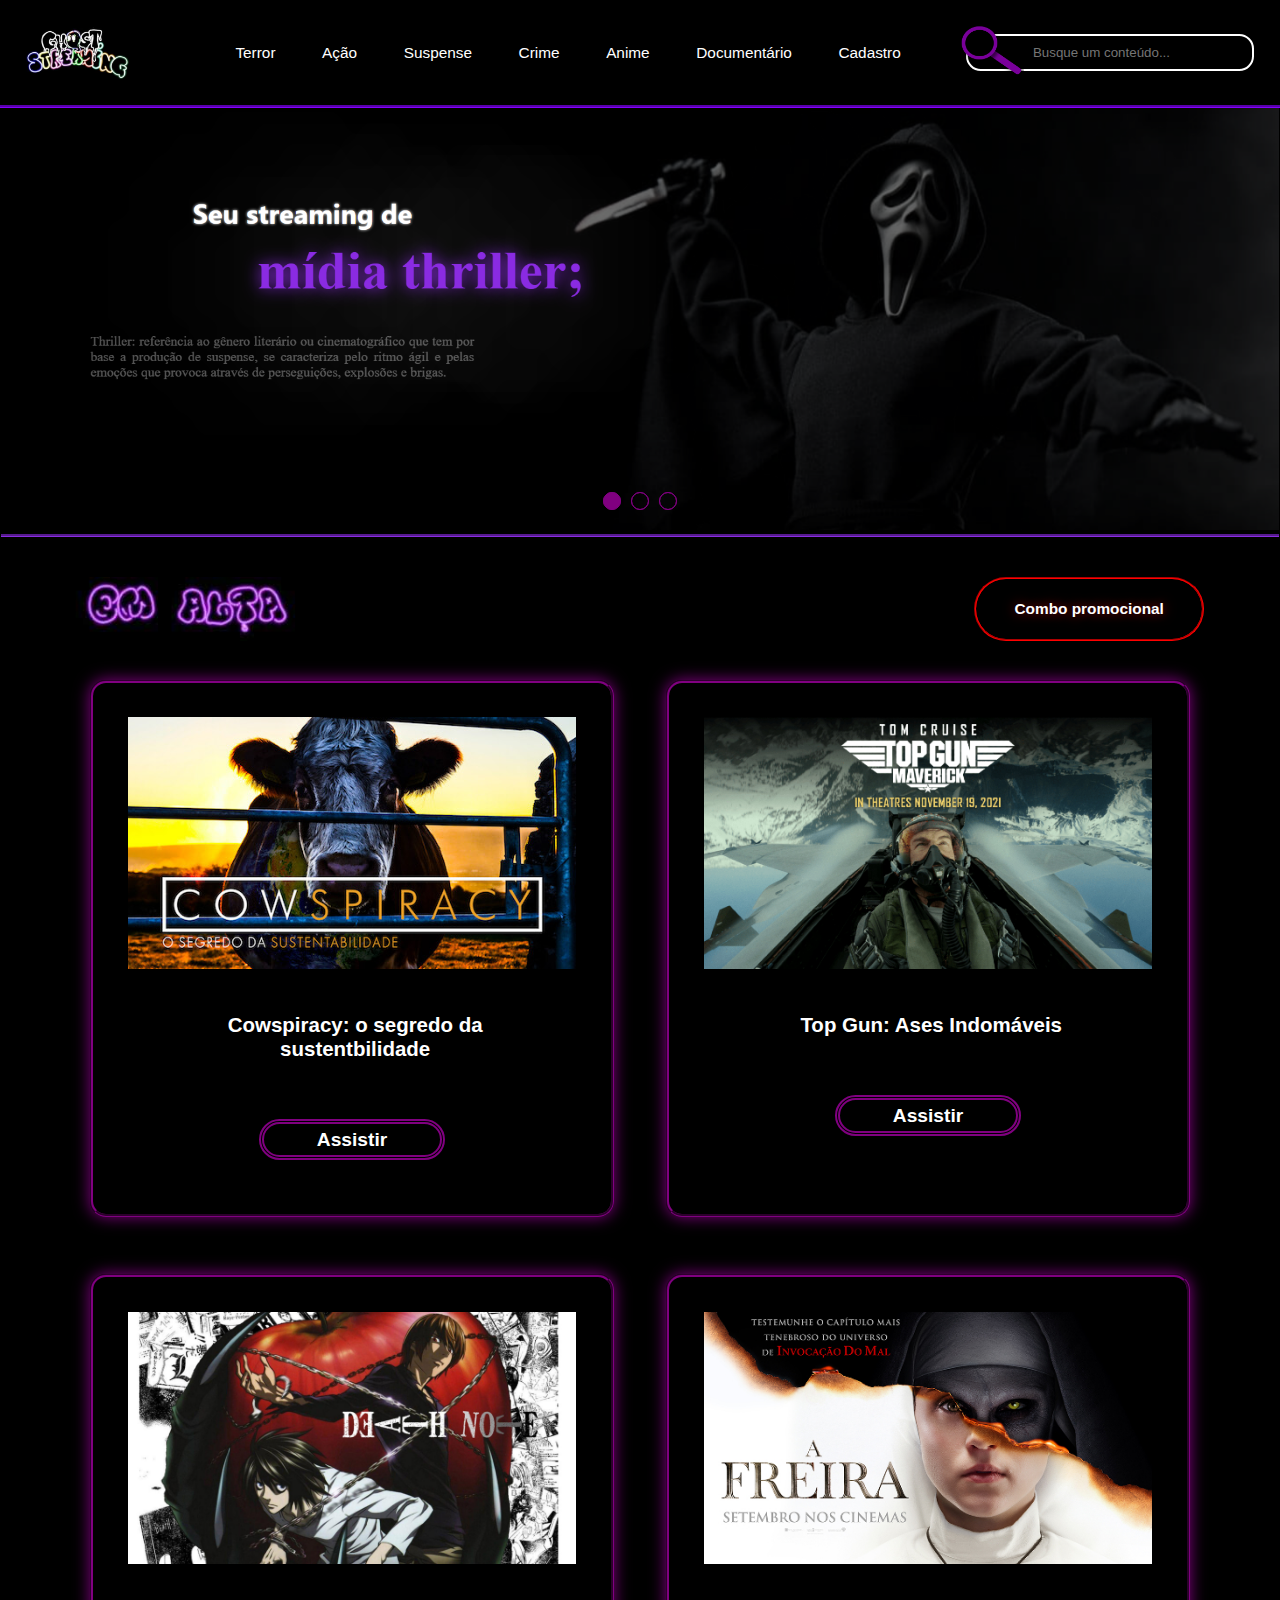
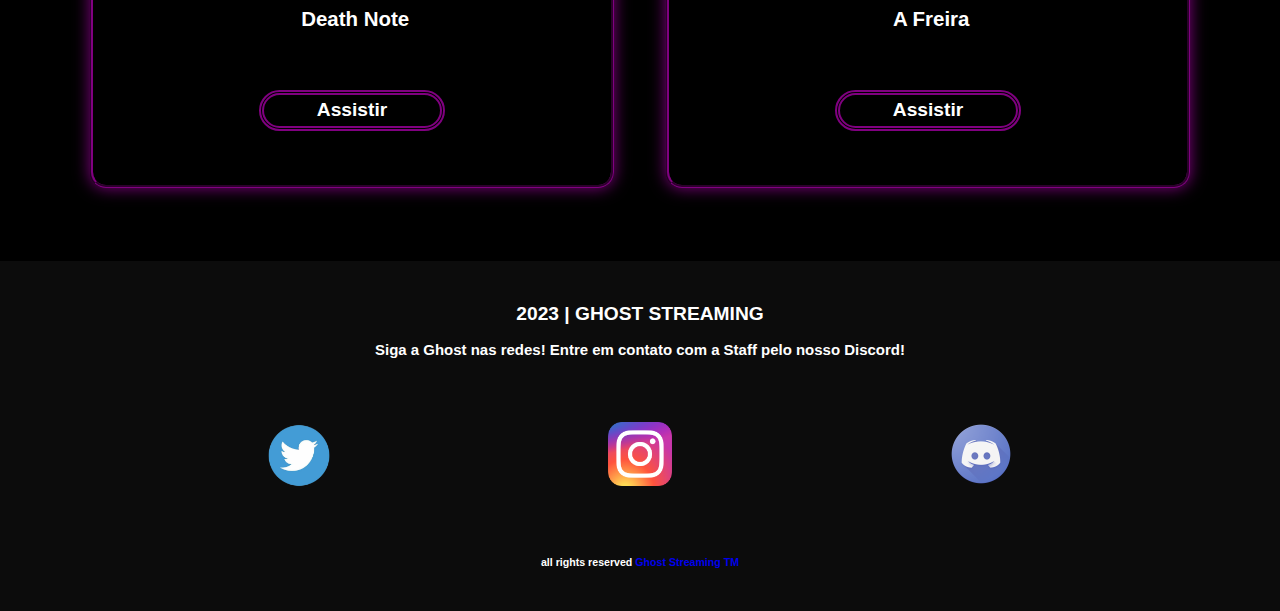
<file: index.html>
<!DOCTYPE html>
<html>

<head>
  <link rel="stylesheet" type="text/css" href="our.style.css" />
  <meta charset="UTF-8" />
  <meta name="viewport" content="width=device-width, initial-scale=1.0" />
  <meta name="Description"
    content="No Ghost Streaming você encontra séries e filmes de mídia Thriller para assistir. Se encaixam em Thriller: terror, suspense, seinen, documentários...">
  <meta name="Authors" content="Carolina Bertuol">
  <meta name="keywords"
    content="Streaming, séries, filmes, thriller, terror, suspense, crime, anime, documentário, ação">


  <title>GHOST streaming | Seu streaming de mídia THRILLER!</title>
</head>

<body>

  <nav class="nav">
    <container class="navdentro">
      <a href="index.html"><img class="logo" src="Imagens/ghost streaming logo.png"
          alt="Logo do site, Ghost Streaming escrito em pixação, no lugar da letra O há um fantasma." /></a>
      <button class="sanduiche"></button>
      <ul class="nav-list">
        <a href="terror2.html">
          <li>Terror</li>
        </a>
        <a href="embreve.html">
          <li>Ação</li>
        </a>
        <a href="embreve.html">
          <li>Suspense</li>
        </a>
        <a href="crime2.html">
          <li>Crime</li>
        </a>
        <a href="anime2.html">
          <li>Anime</li>
        </a>
        <a href="embreve.html">
          <li>Documentário</li>
        </a>
        <a href="cadastro.html">
          <li>Cadastro</li>
        </a>
      </ul>
      <img class="lupa" src="Imagens/lupa g.png" alt="Lupa da barra de pesquisa">
      <input id="barraBusca" type="text" placeholder=" Busque um conteúdo..." />
    </container>
  </nav>



  <header>
    <section class="slider">
      <div class="slider-content">
        <input type="radio" name="btn-radio" id="radio1">
        <input type="radio" name="btn-radio" id="radio2">
        <input type="radio" name="btn-radio" id="radio3">

        <div class="slidebox primeiro">
          <img class="img-desktop" src="Imagens/Captura de tela 2023-08-21 145711.png"
            alt="Banner inicial do Ghost Streaming: Seu streaming de mídia thriller (Referência ao gênero literário ou cinematográfico, que tem por base a produção de suspense.)! ">
          <img class="img-mobile" src="Imagens/1.png"
            alt="Banner inicial do Ghost Streaming: Seu streaming de mídia thriller (Referência ao gênero literário ou cinematográfico, que tem por base a produção de suspense.)!">
        </div>
        <div class="slidebox">
          <img class="img-desktop" src="Imagens/banner desk2.jpg"
            alt="Banner 2: Mais de 20 mil conteúdos aterrorizantes para você assistir">
          <img class="img-mobile" src="Imagens/2.png"
            alt="Banner 2: Mais de 20 mil conteúdos aterrorizantes para você assistir.">
        </div>
        <div class="slidebox">
          <img class="img-desktop" src="Imagens/banner3 desk.jpg"
            alt="Banner 3: Assinatura mensal por R$35,00 e anual por R$282,99.">
          <img class="img-mobile" src="Imagens/3.png"
            alt="Banner 3: Assinatura mensal por R$35,00 e anual por R$282,99.">
        </div>

        <div class="nav-auto">
          <div class="btn1"></div>
          <div class="btn2"></div>
          <div class="btn3"></div>
        </div>

        <div class="manual">
          <label for="radio1" class="manual-btn"></label>
          <label for="radio2" class="manual-btn"></label>
          <label for="radio3" class="manual-btn"></label>
        </div>

      </div>
  </header>

  <main>

    <div class="emAlta2">
      <img style="width: 20vw; margin-left: 5%;" src="Imagens/em-alta.jpg"
        alt="Em alta na página principal, os itens seguem abaixo." />
      <button class="combo">
        <h2>Combo promocional</h2>
      </button>
    </div>




    <dialog class="dialog">
      <button>X</button>
      <h2>Promoção de Agosto</h2>
      <h4>Adquira na promoção exclusiva deste mês seu combo Ghost premium com 30% de desconto! </h4>
      <p> Caneca edição especial, 1 camiseta, 1 moletom +</p>
      <h6>Assinatura anual</h6>
      <div>
        <img src="Imagens/GhostStreaming__1_-removebg-preview.png" alt="Camiseta e moletom do combo.">
        <aside>
          <h5>de <s style="text-decoration-color: red;">460,99</s></h5>
          <h3> Por R$ 322,99</h3>
        </aside>
      </div>
      <span><a href="https://www.canva.com/design/DAFn06TyIqU/Oo7zYJsl5pSwg5v72RqoNA/edit">Assinar</a></span>
    </dialog>




    <ul class="listagem-principal">
      <li class="itens-principal">
        <details>
          <summary>
            <img src="Imagens/cow.jpg" alt="Poster promocional do conteúdo abaixo." />
            <h2>Cowspiracy: o segredo da sustentbilidade</h2>
          </summary>
          <p> “Cowspiracy” narra a jornada de Andersen, que descobre por um estudo da ONU que a maior parte dos impactos
            prejudiciais ao meio ambiente tem como causa mais significativa a atividade pecuária. Ao consultar os
            principais órgãos de defesa ambiental, inclusive os governamentais, e descobrir que nenhum deles aborda o
            fato, Andersen se sentiu como numa trama conspiracionista, onde apenas ele parecia saber a verdade.</p>
        </details>
        <a href="https://www.youtube.com/watch?v=nV04zyfLyN4">
          <h3>Assistir</h3>
        </a>
      </li>

      <li class="itens-principal">
        <details>
          <summary>
            <img src="Imagens/tgCERTO.jpg" alt="Poster promocional do conteúdo abaixo." />
            <h2>Top Gun: Ases Indomáveis</h2>
          </summary>
          <p>Acompanhamos a história de “Maverick”, um piloto à moda antiga da Marinha que coleciona muitas
            condecorações, medalhas de combate e grande reconhecimento pela quantidade de aviões inimigos abatidos nos
            últimos 30 anos. Entretanto, nada disso foi suficiente para sua carreira decolar. A explicação para esse
            declínio é simples: Ele continua sendo o mesmo piloto rebelde de sempre, que não hesita em desafiar a morte.
          </p>
        </details>
        <a href="https://www.youtube.com/watch?v=9Jgua93Xhcw">
          <h3>Assistir</h3>
        </a>
      </li>

      <li class="itens-principal">
        <details>
          <summary>
            <img src="Imagens/dn.jpg" alt="Poster promocional do conteúdo abaixo."/>
            <h2>Death Note</h2>
          </summary>
          <p>A história centra-se em Light, um estudante do ensino médio que descobre um caderno sobrenatural chamado
            Death Note, no qual pode matar pessoas se os nomes forem escritos nele enquanto o portador visualizar
            mentalmente o rosto de alguém que quer assassinar. A partir daí Light tenta eliminar todos os criminosos e
            criar um mundo onde não exista o mal, mas seus planos são contrariados por L, um famoso detetive particular.
          </p>
        </details>
        <a href="https://www.youtube.com/watch?v=NlJZ-YgAt-c">
          <h3>Assistir</h3>
        </a>
      </li>

      <li class="itens-principal">
        <details>
          <summary>
            <img src="Imagens/freiraCerto.jpg" alt="Poster promocional do conteúdo abaixo."/>
            <h2>A Freira</h2>
          </summary>
          <p>Fazendo parte da franquia Invocação do Mal, após uma irmã cometer suicídio em um convento na Romênia, o
            Vaticano envia um padre atormentado e uma noviça para investigar o ocorrido. Arriscando suas vidas, a fé e
            até suas almas, os dois descobrem um segredo profano no local, confrontando-se com uma força do mal que toma
            a forma de uma freira demoníaca e transforma o convento num campo de batalha espiritual.</p>
        </details>
        <a href="https://www.youtube.com/watch?v=4V44ew-laC4">
          <h3>Assistir</h3>
        </a>
      </li>
    </ul>
  </main>

  <footer>
    <h2>2023 | GHOST STREAMING</h2>
    <adress>
      <h3>Siga a Ghost nas redes! Entre em contato com a Staff pelo nosso Discord!</h3>

      <div class="icones">
        <div><a href="https://twitter.com/GSMidiaThriller?t=nBXKxQ6Qb1eKG9WaCjgPkQ&s=08"><img
              src="Imagens/icone-tt-removebg-preview (1).png" alt="Logo do twitter, clicável."></a></div>

        <div><a href="https://www.instagram.com/ghost_streamingbr/"><img src="Imagens/instagram-icone-icon.png" alt="Logo do instagram, clicável."></a></div>

        <div><a href="https://discord.gg/YCr9KvbS"><img src="Imagens/discord-logo-icone.png" alt="Logo do discord, clicável."></a></div>
      </div>

      <h5>all rights reserved <a href="index.html">Ghost Streaming TM</a></h5>
    </adress>
  </footer>
  <script src="script.js"></script>
</body>

</html>
</file>
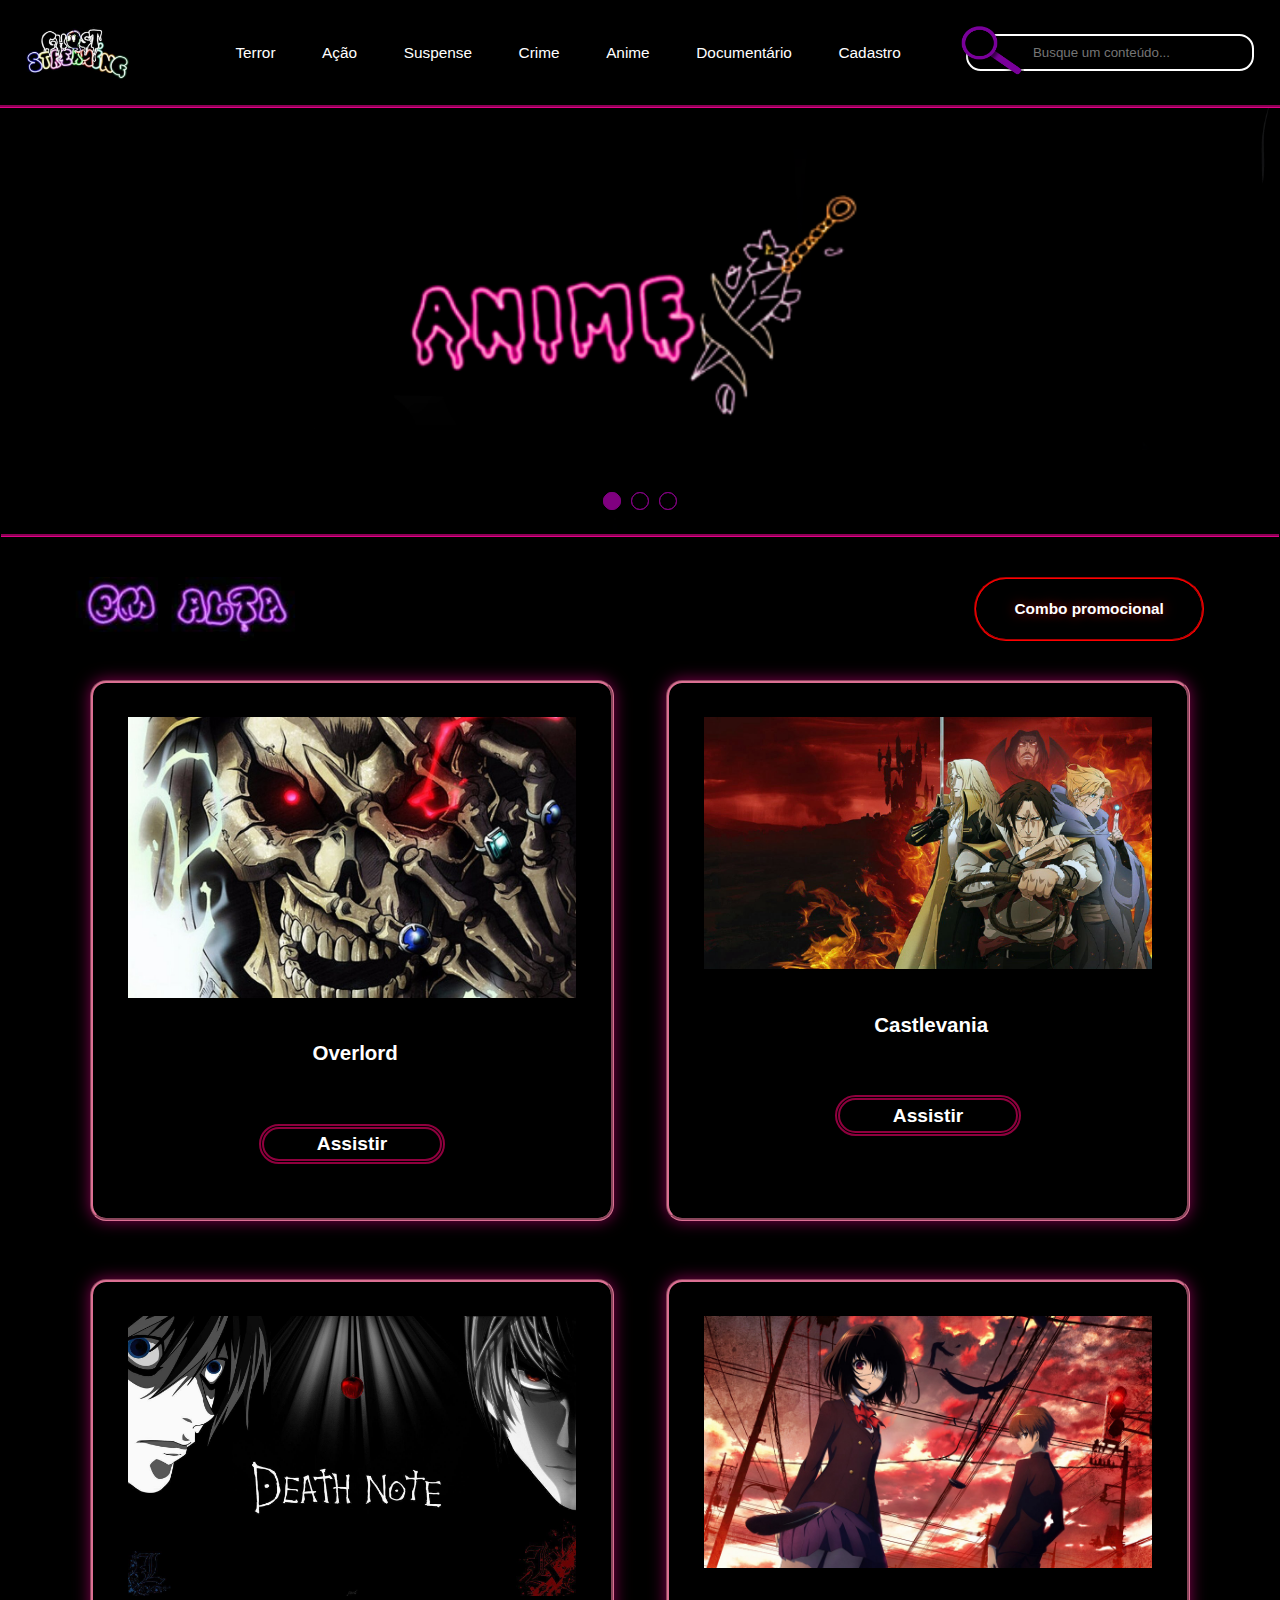
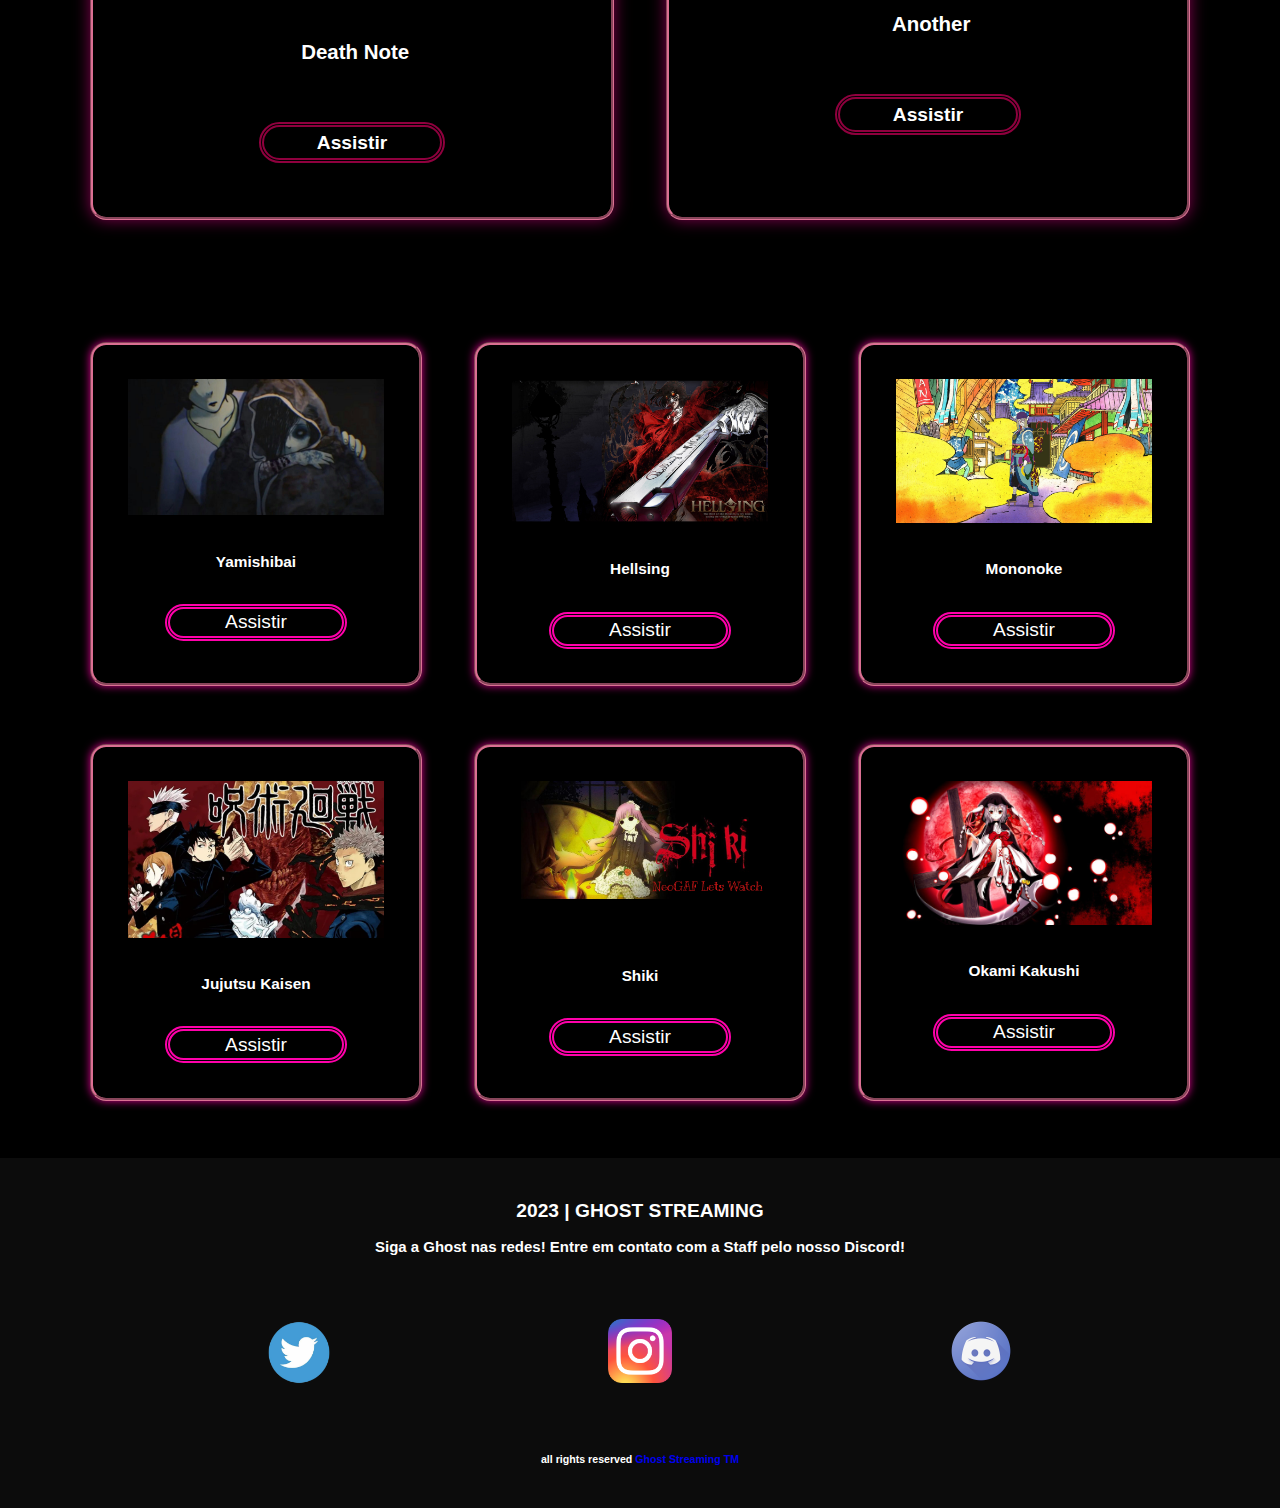
<file: anime2.html>
<!DOCTYPE html>
<html>
  <head>
    <link rel="stylesheet" type="text/css" href="our.style.css" />
    <meta charset="UTF-8" />
    <meta name="viewport" content="width=device-width, initial-scale=1.0" />
    <meta name="Description" content="No Ghost Streaming: Anime" />
    <meta
      name="Authors"
      content="Angélica Ribeiro Muniz e Brenda Lisie Gomes"
    />
    <meta
      name="keywords"
      content="Streaming, séries, filmes, thriller, anime"
    />

    <title>GHOST streaming | ANIME!</title>
  </head>
  <body>
    <nav class="navanime">
      <container class="navdentro">
        <a href="index.html"><img class="logo" src="Imagens/ghost streaming logo.png" alt="Logo do site, Ghost Streaming escrito em pixação, no lugar da letra O há um fantasma."/></a>
        <button class="sanduiche"></button>
        <ul class="nav-list">
          <a href="terror2.html"><li>Terror</li></a>
          <a href="embreve.html"><li>Ação</li></a>
          <a href="embreve.html"><li>Suspense</li></a>
          <a href="crime2.html"><li>Crime</li></a>
          <a href="anime2.html"><li>Anime</li></a>
          <a href="embreve.html"><li>Documentário</li></a>
          <a href="cadastro.html"><li>Cadastro</li></a>
        </ul>
        <img class="lupa" src="Imagens/lupa g.png" alt="Lupa da barra de pesquisa">
        <input id="barraBusca" type="text" placeholder=" Busque um conteúdo..." />
      </container>
    </nav>

    <header>
      <section class="slideranime">
        <div class="slider-content">
          <input type="radio" name="btn-radio" id="radio1">
          <input type="radio" name="btn-radio" id="radio2">
          <input type="radio" name="btn-radio" id="radio3">

          <div class="slidebox primeiro">
            <img class="img-desktop" src="Imagens/animeee.png" alt="Banner anime: Anime em letras de pichação e uma arma oriental ao fundo. ">
            <img class="img-mobile" src="Imagens/anime mobile.png" alt="Banner anime: Anime em letras de pichação e uma arma oriental ao fundo.">
          </div>
          <div class="slidebox">
            <img class="img-desktop" src="Imagens/banner desk2.jpg" alt="Banner 2: Mais de 20 mil conteúdos aterrorizantes para você assistir">
            <img class="img-mobile" src="Imagens/2.png" alt="Banner 2: Mais de 20 mil conteúdos aterrorizantes para você assistir.">
          </div>
          <div class="slidebox">
            <img class="img-desktop" src="Imagens/banner3 desk.jpg" alt="Banner 3: Assinatura mensal por R$35,00 e anual por R$282,99.">
            <img class="img-mobile" src="Imagens/3.png" alt="Banner 3: Assinatura mensal por R$35,00 e anual por R$282,99.">
          </div>
          
          <div class="nav-auto">
            <div class="btn1"></div>
            <div class="btn2"></div>
            <div class="btn3"></div>
          </div>

          <div class="manual">
            <label for="radio1" class="manual-btn"></label>
            <label for="radio2" class="manual-btn"></label>
            <label for="radio3" class="manual-btn"></label>
          </div>

        </div>
  </header>

  <main>

    <div class="emAlta2">
      <img style="width: 20vw; margin-left: 5%;"src="Imagens/em-alta.jpg" alt="Em alta na página anime, os itens seguem abaixo."/>
      <button class="combo"><h2>Combo promocional</h2></button>
    </div>




    <dialog class="dialog">
      <button>X</button>
      <h2>Promoção de Agosto</h2>
      <h4>Adquira na promoção exclusiva deste mês seu combo Ghost premium com 30% de desconto! </h4>
      <p> Caneca edição especial, 1 camiseta, 1 moletom +</p>
      <h6>Assinatura anual</h6>
      <div>
        <img src="Imagens/GhostStreaming__1_-removebg-preview.png" alt="Camiseta e moletom do combo.">
        <aside>
          <h5>de <s style="text-decoration-color: red;">460,99</s></h5>
          <h3> Por R$ 322,99</h3>
      </aside>
      </div>
      <span><a href="https://www.canva.com/design/DAFn06TyIqU/Oo7zYJsl5pSwg5v72RqoNA/edit">Assinar</a></span>
    </dialog>



    <ul class="listagem-principal">
      <li class="itens-principalanime">
        <details>
          <summary>
            <img src="Imagens/overlord.jpg" alt="Poster promocional do conteúdo abaixo." />
            <h2>Overlord</h2>
          </summary>
          <p> Yggdrasil é um popular jogo online que, de repente, tem seus
            servidores desligados. Momonga, um jovem jogador, decide não sair
            do jogo e é transformado num esqueleto, o Overlord. Como não tem
            família, amigos ou lugar na sociedade real, o jovem Momonga decide
            lutar para dominar o novo mundo que o jogo se tornou.</p>
        </details>
        <a href="https://www.youtube.com/watch?v=uhlBqFj9kDw">
          <h3>Assistir</h3>
        </a>
      </li>

      <li class="itens-principalanime">
        <details>
          <summary>
            <img src="Imagens/castlevania.jpeg" alt="Poster promocional do conteúdo abaixo." />
            <h2>Castlevania</h2>
          </summary>
          <p>Castlevania conta a história de Simon Belmont, um caçador de
            vampiros que foi treinado para derrotar o temível Conde Drácula.
            Entretanto, para chegar até o vampiro, será preciso passar por uma
            série de outras criaturas, como zumbis, lobos e outros monstros.
            Acompanhe esse história cativante adorada por tantos.
          </p>
        </details>
        <a href="https://www.youtube.com/watch?v=cYNGDUIBUhE">
          <h3>Assistir</h3>
        </a>
      </li>

      <li class="itens-principalanime">
        <details>
          <summary>
            <img src="Imagens/deathnote.jpg" alt="Poster promocional do conteúdo abaixo."/>
            <h2>Death Note</h2>
          </summary>
          <p>Death Note é uma série de anime cheia de esquemas, planos
            mirabolantes e batalhas mentais. Ryuk desce ao mundo humano para
            comer maçãs e assistir ao caos instaurado, avisando que quem
            usasse o caderno cairia em desgraça. Light começa a viver em
            função do caderno da morte que encontrou.
          </p>
        </details>
        <a href="https://www.youtube.com/watch?v=NlJZ-YgAt-c">
          <h3>Assistir</h3>
        </a>
      </li>

      <li class="itens-principalanime">
        <details>
          <summary>
            <img src="Imagens/another.jpg" alt="Poster promocional do conteúdo abaixo."/>
            <h2>Another</h2>
          </summary>
          <p>Tudo começa com uma historia contada pelos alunos do Colégio
            Yomita: há 26 anos, havia um aluno chamado Misaki que, desde o
            primeiro ano, era uma pessoa querida por todos ao seu redor, bom
            aluno e ótimo atleta. Mas no terceiro ano ele caiu na turma 3-3 e
            perdeu a vida em um acidente.</p>
        </details>
        <a href="https://www.youtube.com/watch?v=_U_57mzfjB4">
          <h3>Assistir</h3>
        </a>
      </li>
    </ul>


      <container class="lista-secundaria">
        <section>
          <details>
            <summary>
              <img src="Imagens/4d605a271fbf294124239d1f0561a9cb.jpg" alt="Poster promocional do conteúdo abaixo."/>
              <h4>Yamishibai</h4></summary>
            <p>
              Yami Shibai são pequenas histórias que exploram a cultura
              japonesa, baseando-se na técnica Kami Shibai. Essas histórias são
              contadas, todos os dias, por um homem de máscara amarela que
              aparece em um parque infantil. Baseadas em lendas urbanas e mitos
              de origem asiática.
            </p>
          </details>
          <div>
            <a href="https://www.youtube.com/watch?v=wl1gEUpFq_U">Assistir</a>
          </div>
        </section>

        <section>
          <details>
            <summary>
              <img src="Imagens/hellsing.jpg" alt="Poster promocional do conteúdo abaixo." />
              <h4>Hellsing</h4></summary>
            <p>
              A Agência Hellsing, ou Ordem Real dos Cavaleiros Protestantes, é
              uma organização que tem a missão de acabar com criaturas que
              ameaçam o Império Britânico e a Igreja Protestante. Integra é a
              herdeira da família Hellsing designada para dirigir a organização.
            </p>
          </details>
          <div>
            <a href="https://www.youtube.com/watch?v=timQfVW-MyM">Assistir</a>
          </div>
        </section>

        <section>
          <details>
            <summary>
              <img src="Imagens/mononoke.jpg" alt="Poster promocional do conteúdo abaixo." />
              <h4>Mononoke</h4></summary>

            <p>
              A série é composta de capítulos individuais nos quais o vendedor
              de medicamentos encontra, combate e subsequentemente destrói o
              mononoke. O mononoke é um tipo de ayakashi, espíritos não naturais
              que persistem no mundo humano, vinculando-se a emoções humanas
              negativas.
            </p>
          </details>
          <div>
            <a href="https://www.youtube.com/watch?v=5OJW9gZL33Q">Assistir</a>
          </div>
        </section>

        <section>
          <details>
            <summary>
              <img src="Imagens/jujutsu kaisen.webp"  alt="Poster promocional do conteúdo abaixo."/>
              <h4>Jujutsu Kaisen</h4></summary>
            <p>
              Em um mundo onde Maldições são monstruosidades formadas pelos
              sentimentos negativos dos humanos, Yuji Itadori é um jovem que,
              inadvertidamente, engole um talismã mágico para salvar a vida de
              seus amigos.
            </p>
          </details>
          <div>
            <a href="https://www.youtube.com/watch?v=ynr6gnyu9NE">Assistir</a>
          </div>
        </section>

        <section>
          <details>
            <summary>
              <img src="Imagens/shiki.png"  alt="Poster promocional do conteúdo abaixo." style="margin-bottom: 12%;" />
              <h4>Shiki</h4></summary>
            <p>
              A história se passa em um verão particularmente quente nos anos
              noventa, em uma vila pequena e tranquila chamada Sotoba. Uma série
              de mortes misteriosas começa a se espalhar na aldeia, ao mesmo
              tempo quando uma família se muda para a mansão estranha Kanemasa
              há muito tempo abandonada.p>
            </p>
          </details>

          <div>
            <a href="https://www.youtube.com/watch?v=xL-xBUx6Qzs">Assistir</a>
          </div>
        </section>

        <section>
          <details>
            <summary>
              <img src="Imagens/okami kakushi.jpg" alt="Poster promocional do conteúdo abaixo." />
              <h4>Okami Kakushi</h4></summary>
            <p>
              A história segue o jovem Hiroshi Kuzumi, um rapaz de 16 anos que
              acaba de se mudar para a, aparentemente tranquila, vila de
              Jogamachi. Localizada entre as montanhas e bastante distante da
              cidade, a vila é divida ao meio por um rio que a separa em duas
              partes: Nova Jigamachi e Velha Jigamachi.
            </p>
          </details>
          <div>
            <a href="https://www.youtube.com/watch?v=zVoiHEdTJ4w">Assistir</a>
          </div>
        </section>
      </container>
    </main>

    <footer>
      <h2>2023 | GHOST STREAMING</h2>
      <adress>
        <h3>Siga a Ghost nas redes! Entre em contato com a Staff pelo nosso Discord!</h3>
  
        <div class="icones">
          <div><a href="https://twitter.com/GSMidiaThriller?t=nBXKxQ6Qb1eKG9WaCjgPkQ&s=08"><img
                src="Imagens/icone-tt-removebg-preview (1).png" alt="Logo do twitter, clicável."></a></div>
  
          <div><a href="https://www.instagram.com/ghost_streamingbr/"><img src="Imagens/instagram-icone-icon.png" alt="Logo do instagram, clicável."></a></div>
  
          <div><a href="https://discord.gg/YCr9KvbS"><img src="Imagens/discord-logo-icone.png" alt="Logo do discord, clicável."></a></div>
        </div>
  
        <h5>all rights reserved <a href="index.html">Ghost Streaming TM</a></h5>
      </adress>
    </footer>
    <script src="script.js"></script>
  </body>
</html>
</file>
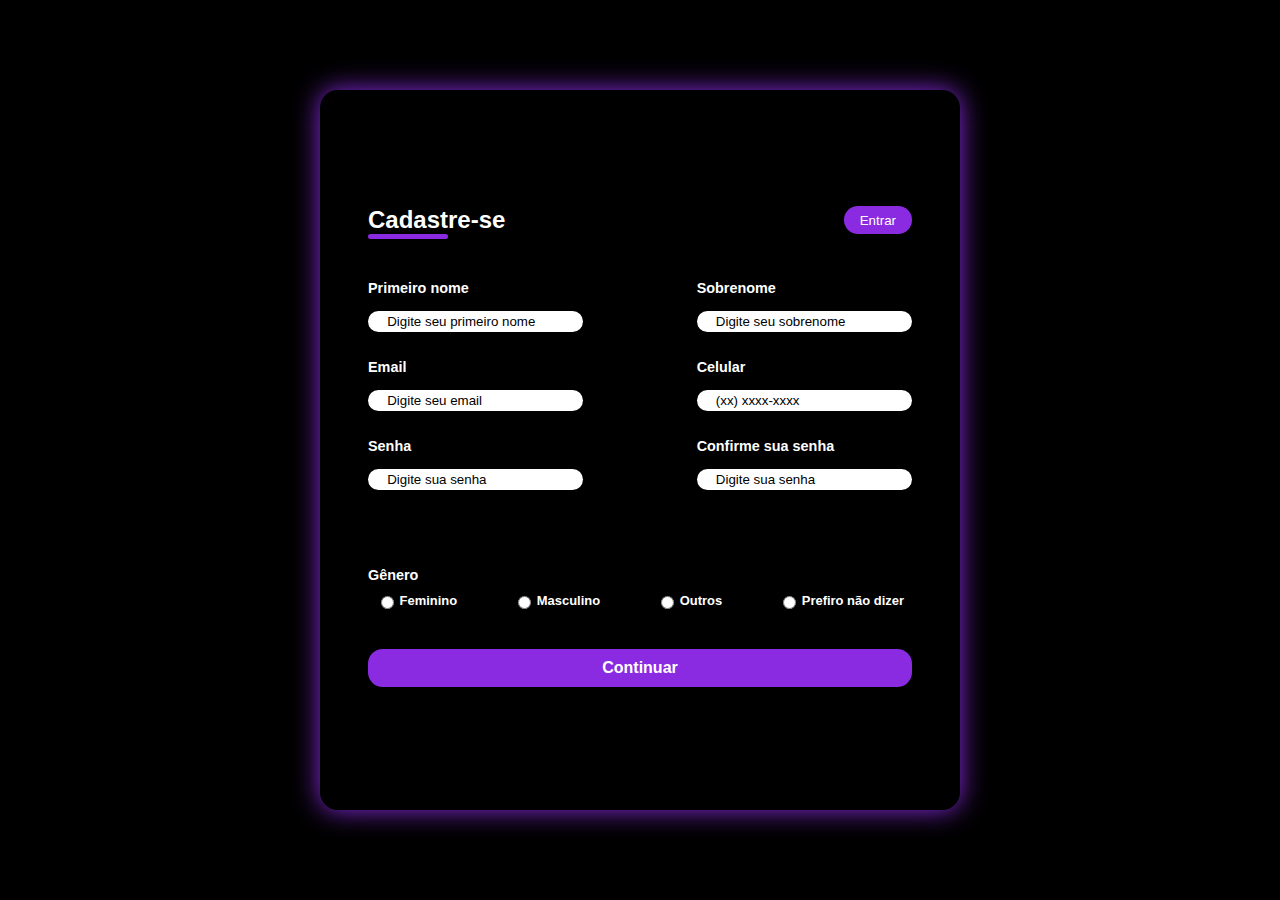
<file: cadastro.html>
<!DOCTYPE html>
<html>

<head>
  <link rel="stylesheet" type="text/css" href="our.style.css" />
  <meta charset="UTF-8" />
  <meta name="viewport" content="width=device-width, initial-scale=1.0" />
  <meta
    name="Description"
    content="No Ghost Streaming: Faça seu cadastro na plataforma!"
  />
  <meta name="Authors" content="Carolina Bertuol e Angélica Muniz" />
  <meta name="keywords" content="Página de cadastro no Ghost Streaming" />


  <title>GHOST streaming | Seu streaming de mídia THRILLER!</title>
</head>

<body class="bodydiff">
  <div class="cadastro">
    <img src="Imagens/hand-on-the-window-7188424_1920.jpg" alt="Uma mão embaçada por uma janela em fundo roxo.">
    <div class="form">
      <form action="#">
        <div class="form-header">
          <div class="title">
            <h2>Cadastre-se</h2>
          </div>
          <div class="login-button">
            <button> <a href="index.html">Entrar</a></button>
          </div>
        </div>
        <div class="input-group">
          <div class="input-box">
            <label for="firstname">Primeiro nome</label>
            <input id="firstname" type="text" name="firstname" placeholder="Digite seu primeiro nome" required>
          </div>

          <div class="input-box">
            <label for="lastname">Sobrenome</label>
            <input id="lastname" type="text" name="lastname" placeholder="Digite seu sobrenome" required>
          </div>

          <div class="input-box">
            <label for="email">Email</label>
            <input id="email" type="email" name="email" placeholder="Digite seu email" required>
          </div>

          <div class="input-box">
            <label for="number">Celular</label>
            <input id="number" type="tel" name="number" placeholder="(xx) xxxx-xxxx" required>
          </div>

          <div class="input-box">
            <label for="password">Senha</label>
            <input id="password" type="password" name="password" placeholder="Digite sua senha" required>
          </div>

          <div class="input-box">
            <label for="password">Confirme sua senha</label>
            <input id="password" type="password" name="Confirmpassword" placeholder="Digite sua senha" required>
          </div>
        </div>

        <div class="gender-inputs">
          <div class="gender-title">
            <h6>Gênero</h6>
          </div>

          <div class="gender-group">
            <div class="gender-input">
              <input type="radio" id="female" name="gender">
              <label for="female">Feminino</label>
            </div>

            <div class="gender-input">
              <input type="radio" id="male" name="gender">
              <label for="male">Masculino</label>
            </div>

            <div class="gender-input">
              <input type="radio" id="others" name="gender">
              <label for="others">Outros</label>
            </div>

            <div class="gender-input">
              <input type="radio" id="none" name="gender">
              <label for="none">Prefiro não dizer</label>
            </div>
          </div>
        </div>

        <div class="continue-button">
          <button><a href="index.html">Continuar</a></button>
        </div>
      </form>
    </div>
  </div>
</body>

</html>
</file>
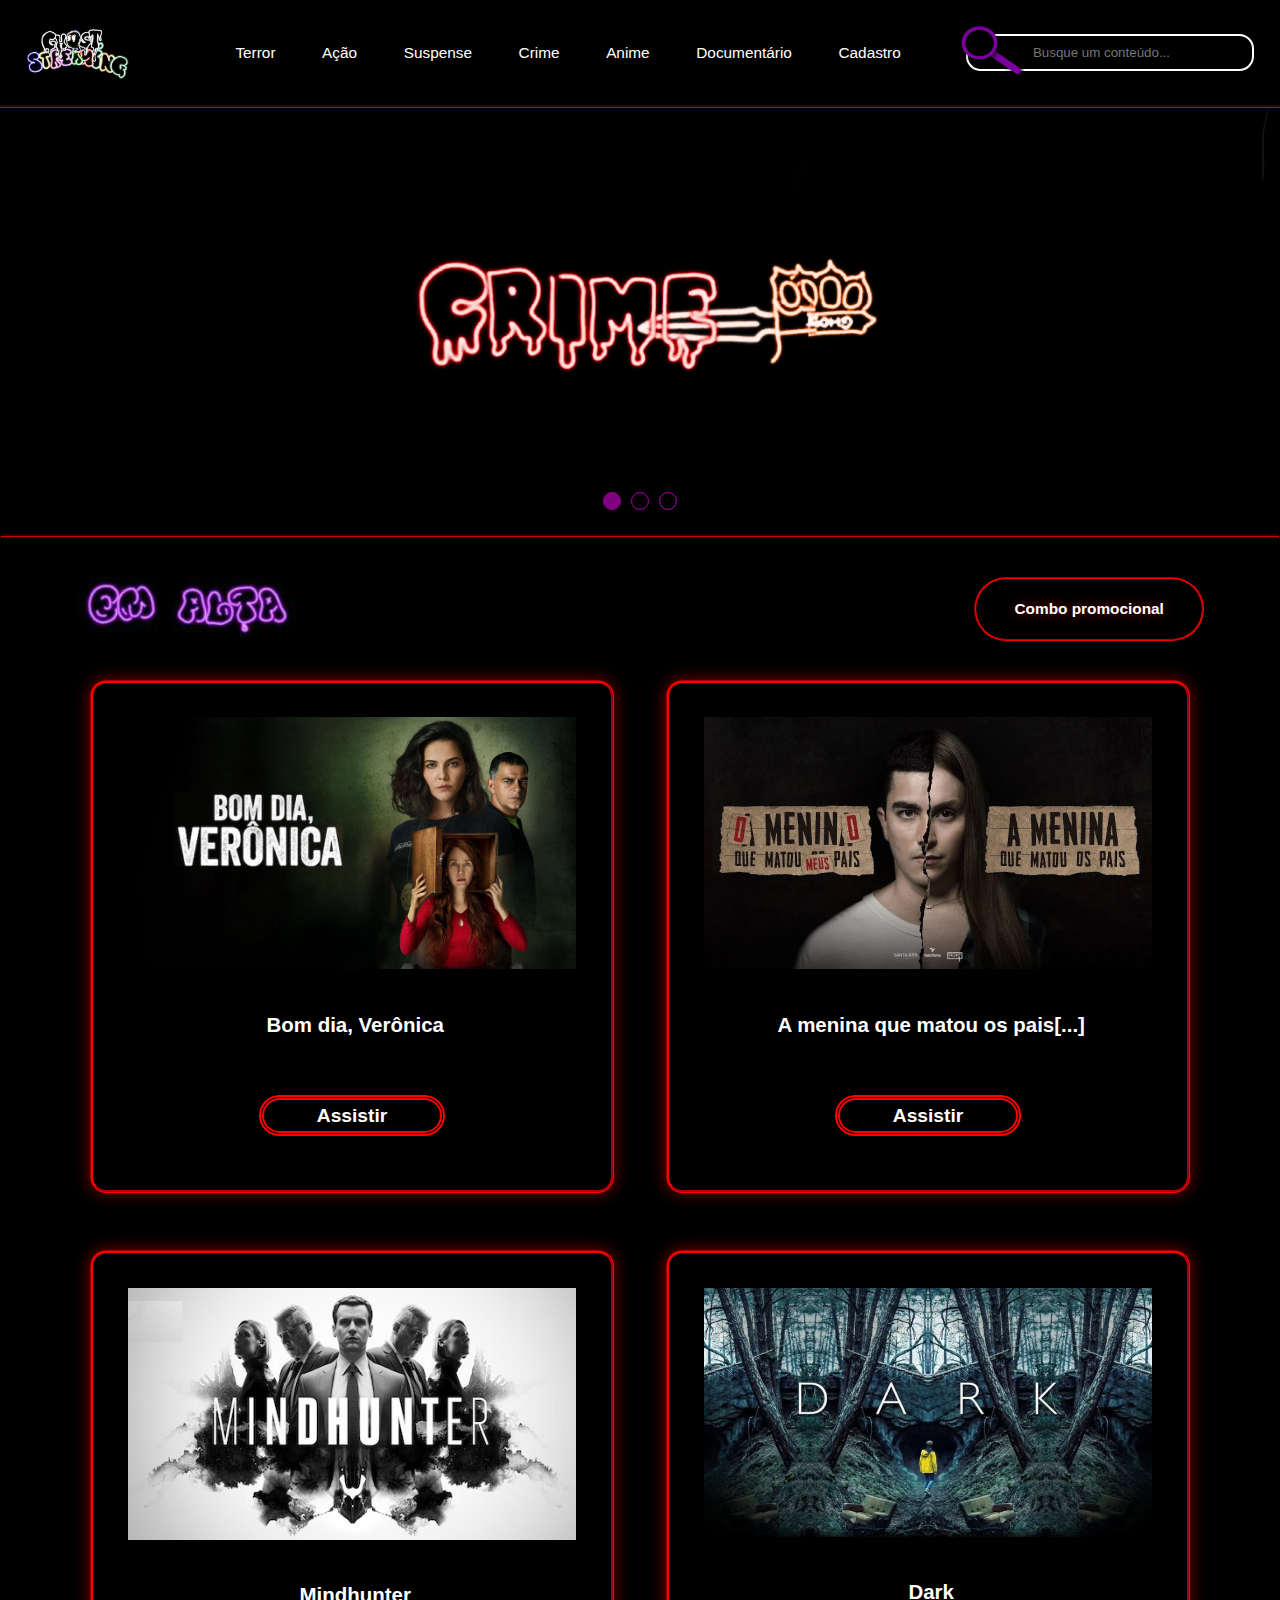
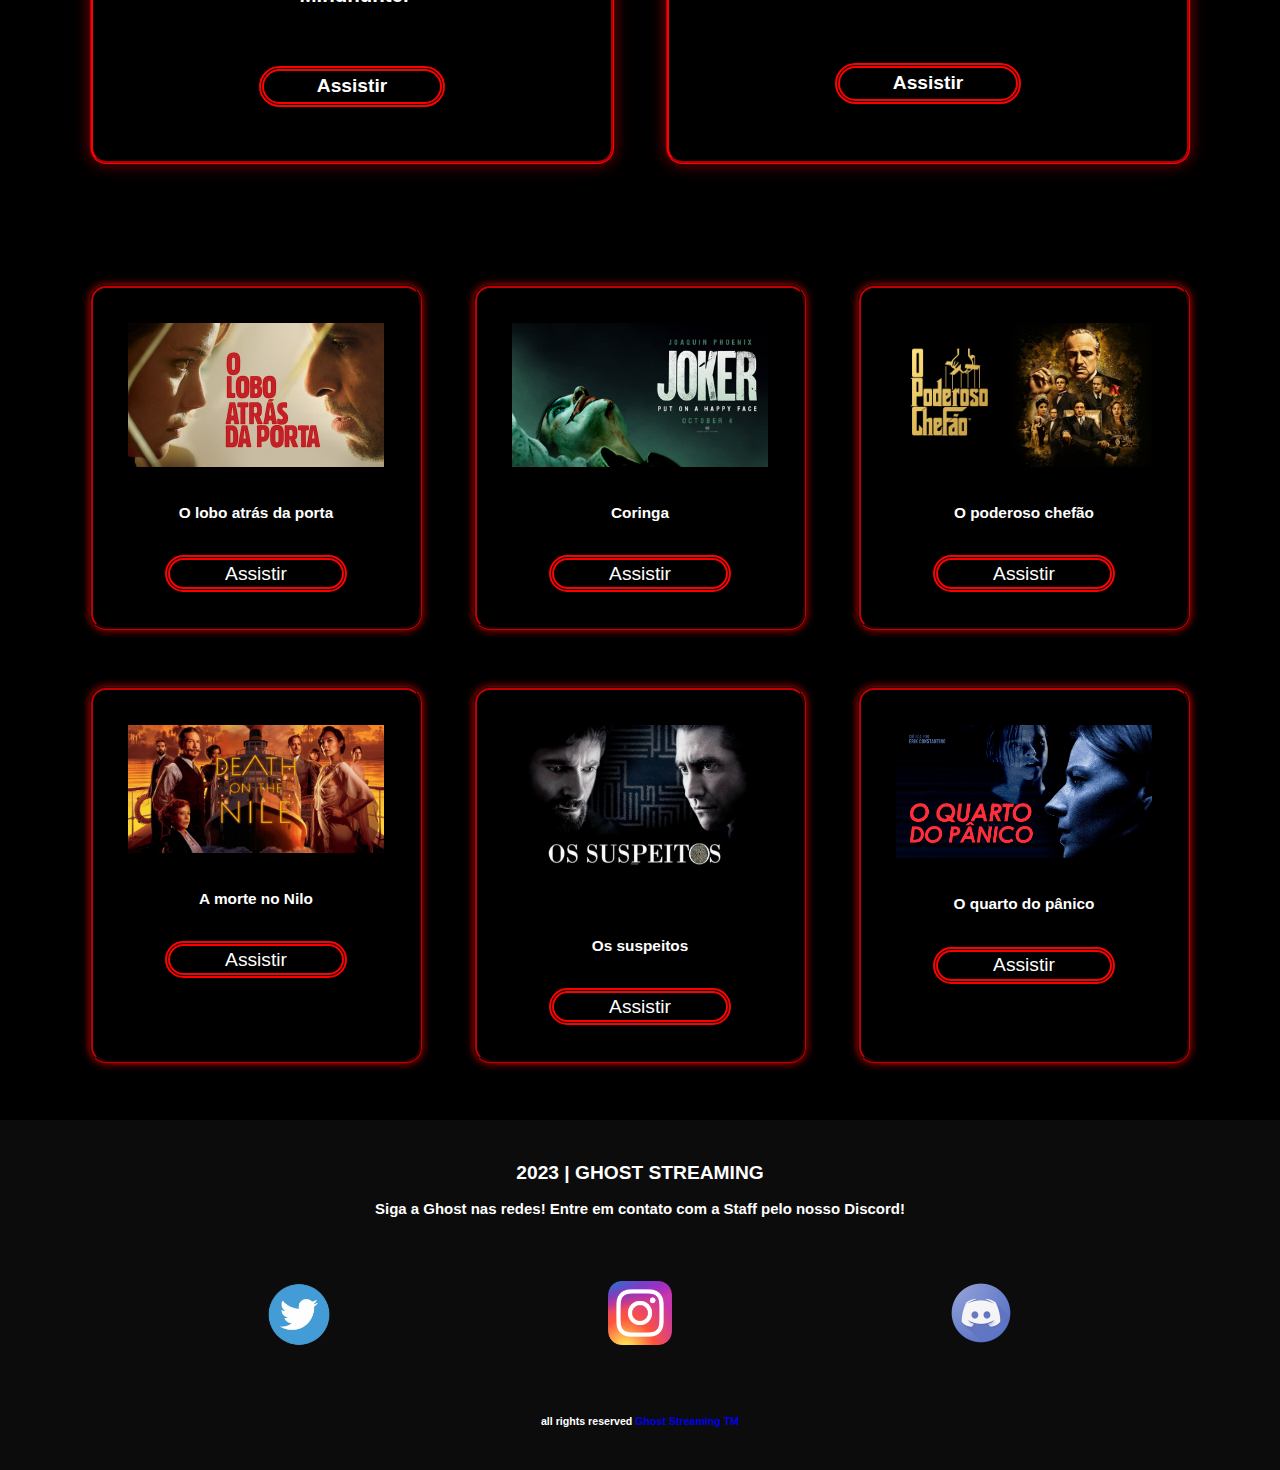
<file: crime2.html>
<!DOCTYPE html>
<html>

<head>
  <link rel="stylesheet" type="text/css" href="our.style.css" />
  <meta charset="UTF-8" />
  <meta name="viewport" content="width=device-width, initial-scale=1.0" />
  <meta name="Description" content="No Ghost Streaming: Crime" />
  <meta name="Authors" content="Angélica Ribeiro Muniz e Brenda Lisie Gomes" />
  <meta name="keywords" content="Streaming, séries, filmes, thriller, crime" />

  <title>GHOST streaming |CRIME!</title>
</head>

<body>
  <nav class="navterrorcrime">
    <container class="navdentro">
      <a href="index.html"><img class="logo" src="Imagens/ghost streaming logo.png" alt="Logo do site, Ghost Streaming escrito em pixação, no lugar da letra O há um fantasma."/></a>
      <button class="sanduiche"></button>
      <ul class="nav-list">
        <a href="TERROR2.html">
          <li>Terror</li>
        </a>
        <a href="embreve.html">
          <li>Ação</li>
        </a>
        <a href="embreve.html">
          <li>Suspense</li>
        </a>
        <a href="TERROR2.html">
          <li>Crime</li>
        </a>
        <a href="anime2.html">
          <li>Anime</li>
        </a>
        <a href="embreve.html">
          <li>Documentário</li>
        </a>
        <a href="cadastro.html">
          <li>Cadastro</li>
        </a>
      </ul>
      <img class="lupa" src="Imagens/lupa g.png" alt="Lupa da barra de pesquisa">
      <input id="barraBusca" type="text" placeholder=" Busque um conteúdo..." />
    </container>
  </nav>

  <header>
    <section class="sliderterrorcrime">
      <div class="slider-content">
        <input type="radio" name="btn-radio" id="radio1">
        <input type="radio" name="btn-radio" id="radio2">
        <input type="radio" name="btn-radio" id="radio3">

        <div class="slidebox primeiro">
          <img class="img-desktop" src="Imagens/crimeee.png" alt="Banner CRIME: crime escrito em letras de pichação com uma faca ao fundo.">
          <img class="img-mobile" src="Imagens/crime mobile.png" alt="Banner crime: crime escrito em letras de pichação com uma faca ao fundo.">
        </div>
        <div class="slidebox">
          <img class="img-desktop" src="Imagens/banner desk2.jpg" alt="Banner 2: Mais de 20 mil conteúdos aTERRORizantes para você assistir">
          <img class="img-mobile" src="Imagens/2.png" alt="Banner 2: Mais de 20 mil conteúdos aTERRORizantes para você assistir.">
        </div>
        <div class="slidebox">
          <img class="img-desktop" src="Imagens/banner3 desk.jpg" alt="Banner 3: Assinatura mensal por R$35,00 e anual por R$282,99.">
          <img class="img-mobile" src="Imagens/3.png" alt="Banner 3: Assinatura mensal por R$35,00 e anual por R$282,99.">
        </div>

        <div class="nav-auto">
          <div class="btn1"></div>
          <div class="btn2"></div>
          <div class="btn3"></div>
        </div>

        <div class="manual">
          <label for="radio1" class="manual-btn"></label>
          <label for="radio2" class="manual-btn"></label>
          <label for="radio3" class="manual-btn"></label>
        </div>

      </div>
  </header>

  <main>

    <div class="emAlta2">
      <img style="width: 20vw; margin-left: 5%;" src="Imagens/em-alta.jpg"
        alt="Em alta na página crime, os itens seguem abaixo." />
      <button class="combo">
        <h2>Combo promocional</h2>
      </button>
    </div>




    <dialog class="dialog">
      <button>X</button>
      <h2>Promoção de Agosto</h2>
      <h4>Adquira na promoção exclusiva deste mês seu combo Ghost premium com 30% de desconto! </h4>
      <p> Caneca edição especial, 1 camiseta, 1 moletom +</p>
      <h6>Assinatura anual</h6>
      <div>
        <img src="Imagens/GhostStreaming__1_-removebg-preview.png" alt="Camiseta e moletom do combo.">
        <aside>
          <h5>de <s style="text-decoration-color: red;">460,99</s></h5>
          <h3> Por R$ 322,99</h3>
        </aside>
      </div>
      <span><a href="https://www.canva.com/design/DAFn06TyIqU/Oo7zYJsl5pSwg5v72RqoNA/edit">Assinar</a></span>
    </dialog>



    <ul class="listagem-principal">
      <li class="itens-principalTERROR">
        <details>
          <summary>
            <img src="Imagens/bomdia.jpg" alt="Poster promocional do conteúdo abaixo." />
            <h2>Bom dia, Verônica</h2>
          </summary>
          <p> Verônica Torres trabalha como escrivã na Delegacia de Homicídios
            de São Paulo e tem uma rotina bastante entediante. Após presenciar
            um suicídio, ela precisa lutar contra os traumas de seu passado e
            acaba tomando uma arriscada decisão: usar toda a sua habilidade
            investigativa para ajudar duas mulheres desconhecidas.</p>
        </details>
        <a href="https://www.youtube.com/watch?v=OmCnSsPLREQ">
          <h3>Assistir</h3>
        </a>
      </li>

      <li class="itens-principalTERROR">
        <details>
          <summary>
            <img src="Imagens/amazon-prime-video-suzane-von-richthofen-menina-que-matou-os-pais-foto-divulgacao.jpg" alt="Poster promocional do conteúdo abaixo." />
            <h2>A menina que matou os pais[...]</h2>
          </summary>
          <p>Em 2002, o casal de namorados Suzane von Richthofen e Daniel
            Cravinhos declararam-se culpados pelo assassinato dos pais de
            Suzane. Ao longo do julgamento deles, ambos deram versões
            diferentes sobre o TERROR que, à época, teve grande repercussão e
            gerou indignação da população.
          </p>
        </details>
        <a href="https://www.youtube.com/watch?v=KyhQNjR7zy4">
          <h3>Assistir</h3>
        </a>
      </li>

      <li class="itens-principalTERROR">
        <details>
          <summary>
            <img src="Imagens/mindhunter.jpg" alt="Poster promocional do conteúdo abaixo."/>
            <h2>Mindhunter</h2>
          </summary>
          <p>Dois agentes do FBI expandem as fronteiras da ciência criminal nos
            anos 70 com um perigoso mergulho no universo da psicologia do
            assassinato.
          </p>
        </details>
        <a href="https://www.youtube.com/watch?v=J4LWdJHJxbs">
          <h3>Assistir</h3>
        </a>
      </li>

      <li class="itens-principalTERROR">
        <details>
          <summary>
            <img src="Imagens/dark.jpg" alt="Poster promocional do conteúdo abaixo."/>
            <h2>Dark</h2>
          </summary>
          <p>Quatro famílias iniciam uma desesperada busca por respostas quando
            uma criança desaparece e um complexo mistério envolvendo três
            gerações começa a se revelar.</p>
        </details>
        <a href="https://www.youtube.com/watch?v=JCCssUOtn2E">
          <h3>Assistir</h3>
        </a>
      </li>
    </ul>


      <container class="lista-secundariaTERROR">
        <section>
          <details>
            <summary>
              <img src="Imagens/AAAABZtPODlwsvYgMEqjs0GucwdGM6RqymqikP_8aFyGu91umMIhaVcy0urChdg30mH-ep40ld3eYGYwQH7_I1Cj-9HaMV-jncbEHlza.jpg" alt="Poster promocional do conteúdo abaixo."/>
              <h4>O lobo atrás da porta</h4></summary>
            <p>
              Uma criança é sequestrada e seus pais, Bernardo e Sylvia, decidem
            ir até a delegacia. O delegado resolve interrogá-los separadamente
            e descobre que Bernardo tinha uma amante, Rosa, que também é
            levada ao local para averiguações. A partir de depoimentos do
            trio, o delegado descobre uma rede de mentiras, amor, vingança e
            ciúmes.
            </p>
          </details>
          <div>
            <a href="https://www.youtube.com/watch?v=wrHMaVz7EZE">Assistir</a>
          </div>
        </section>

        <section>
          <details>
            <summary>
              <img src="Imagens/Coringa.retang.jpg" alt="Poster promocional do conteúdo abaixo." />
              <h4>Coringa</h4></summary>
            <p>
              Isolado, intimidado e desconsiderado pela sociedade, o fracassado
            comediante Arthur Fleck inicia seu caminho como uma mente
            criminosa após assassinar três homens em pleno metrô.
            </p>
          </details>
          <div>
            <a href="https://www.youtube.com/watch?v=jfVTJm9NilA">Assistir</a>
          </div>
        </section>

        <section>
          <details>
            <summary>
              <img src="Imagens/Godfather_BR_2048x1024.jpg"  alt="Poster promocional do conteúdo abaixo."/>
              <h4>O poderoso chefão</h4></summary>

            <p>
              ma família mafiosa luta para estabelecer sua supremacia nos
            Estados Unidos depois da Segunda Guerra Mundial. Uma tentativa de
            assassinato deixa o chefão Vito Corleone incapacitado e força os
            filhos Michael e Sonny a assumir os negócios
            </p>
          </details>
          <div>
            <a href="https://www.youtube.com/watch?v=SaHZHU-44XA">Assistir</a>
          </div>
        </section>

        <section>
          <details>
            <summary>
              <img src="Imagens/Morte-no-Nilo-2022-poster.jpg" alt="Poster promocional do conteúdo abaixo." />
              <h4>A morte no Nilo</h4></summary>
            <p>
              As férias do detetive belga Hercule Poirot à bordo de um
            glamouroso cruzeiro no Egito se transforma em uma caçada a um
            assassino quando a lua de mel de um famoso casal é interrompida.
            </p>
          </details>
          <div>
            <a href="https://www.youtube.com/watch?v=aatVI5h1cbI">Assistir</a>
          </div>
        </section>

        <section>
          <details>
            <summary>
              <img src="Imagens/Os-Suspeitos-Principal.jpg"  alt="Poster promocional do conteúdo abaixo." style="margin-bottom: 12%;" />
              <h4>Os suspeitos</h4></summary>
            <p>
              Depois que sua filha de seis anos e uma amiga dela são
            sequestradas, Keller Dove, um carpinteiro de Boston, enfrenta o
            departamento de polícia e o jovem detetive encarregado do caso
            para fazer justiça com as próprias mãos.
            </p>
          </details>

          <div>
            <a href="https://www.youtube.com/watch?v=1GwPisQUuL4">Assistir</a>
          </div>
        </section>

        <section>
          <details>
            <summary>
              <img src="Imagens/o quarto do pânico.png"  alt="Poster promocional do conteúdo abaixo."/>
              <h4>O quarto do pânico</h4></summary>
            <p>
              A recém-separada Meg Altman e a filha Sarah são surpreendidas com
            a invasão de sua casa por três bandidos. Elas se escondem em um
            quarto secreto para situações de emergências, mas passam a
            enfrentar pequenos problemas dentro e fora de seu refúgio, pois o
            que os homens procuram está justamente no quarto onde elas estão.
            </p>
          </details>
          <div>
            <a href="https://www.youtube.com/watch?v=sp2kKzrCm44">Assistir</a>
          </div>
        </section>
      </container>
  </main>

  <footer>
    <h2>2023 | GHOST STREAMING</h2>
    <adress>
      <h3>Siga a Ghost nas redes! Entre em contato com a Staff pelo nosso Discord!</h3>

      <div class="icones">
        <div><a href="https://twitter.com/GSMidiaThriller?t=nBXKxQ6Qb1eKG9WaCjgPkQ&s=08"><img
              src="Imagens/icone-tt-removebg-preview (1).png" alt="Logo do twitter, clicável."></a></div>

        <div><a href="https://www.instagram.com/ghost_streamingbr/"><img src="Imagens/instagram-icone-icon.png" alt="Logo do instagram, clicável."></a></div>

        <div><a href="https://discord.gg/YCr9KvbS"><img src="Imagens/discord-logo-icone.png" alt="Logo do discord, clicável."></a></div>
      </div>

      <h5>all rights reserved <a href="index.html">Ghost Streaming TM</a></h5>
    </adress>
  </footer>
  <script src="script.js"> </script>
</body>

</html>
</file>
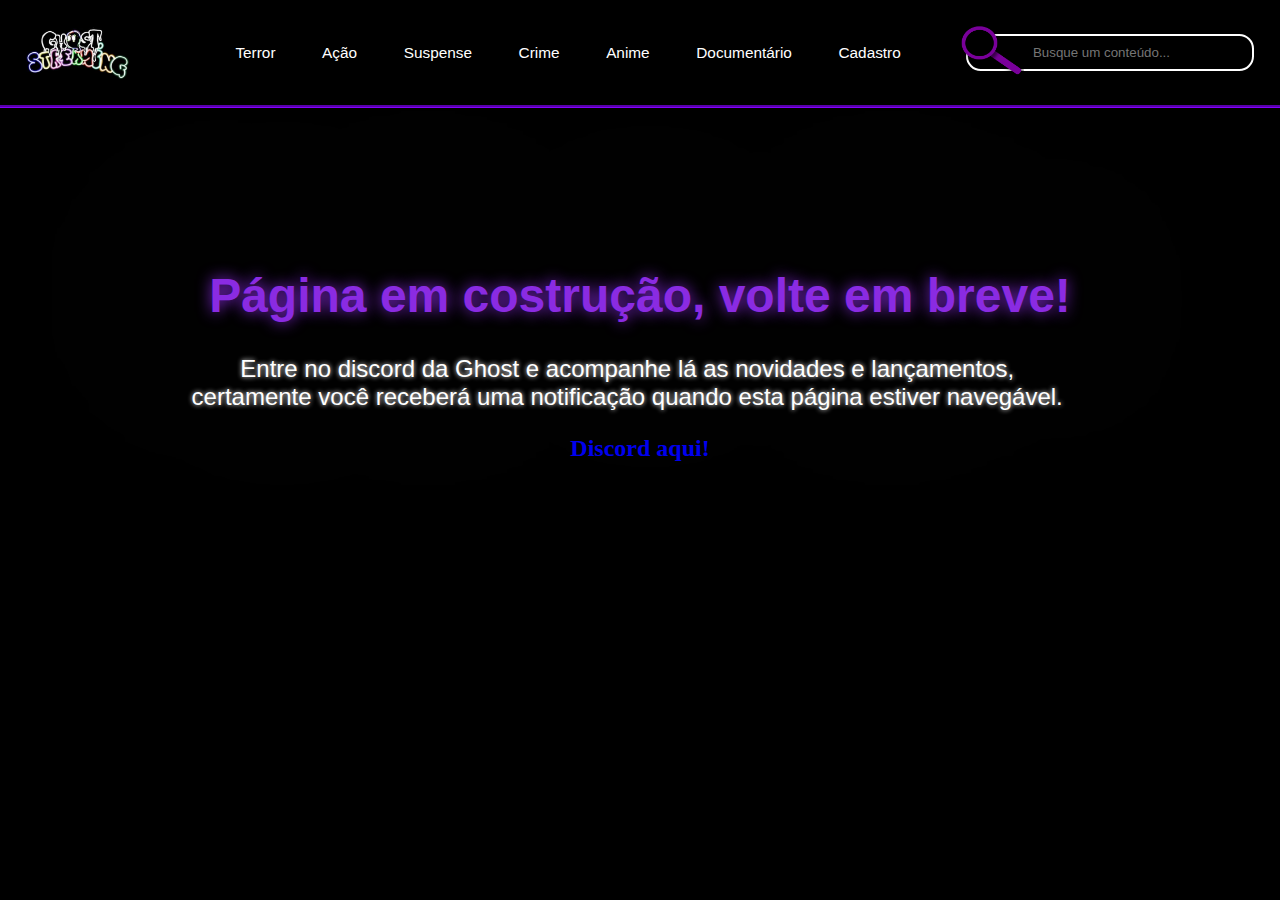
<file: embreve.html>
<!DOCTYPE html>
<html>
  <head>
    <link rel="stylesheet" type="text/css" href="our.style.css" />
    <meta charset="UTF-8" />
    <meta name="viewport" content="width=device-width, initial-scale=1.0" />
    <meta
      name="Description"
      content="No Ghost Streaming: Ops! Parece que está página ainda nâo foi lançada."
    />
    <meta name="Authors" content="Carolina Bertuol" />
    <meta name="keywords" content="Página em construção" />

    <title>GHOST streaming | Ops!</title>
  </head>
  <body>
    <nav class="nav">
      <container class="navdentro">
        <a href="index.html"><img class="logo" src="Imagens/ghost streaming logo.png" alt="Logo do site, Ghost Streaming escrito em pixação, no lugar da letra O há um fantasma."/></a>
        <button class="sanduiche"></button>
        <ul class="nav-list">
          <a href="terror2.html"><li>Terror</li></a>
          <a href="embreve.html"><li>Ação</li></a>
          <a href="embreve.html"><li>Suspense</li></a>
          <a href="crime2.html"><li>Crime</li></a>
          <a href="anime2.html"><li>Anime</li></a>
          <a href="embreve.html"><li>Documentário</li></a>
          <a href="cadastro.html"><li>Cadastro</li></a>
        </ul>
        <img class="lupa" src="Imagens/lupa g.png" alt="">
        <input id="barraBusca" type="text" placeholder=" Busque um conteúdo..." />
      </container>
    </nav>

    <main>
      <h1 class="embreve">Página em costrução, volte em breve!</h1>
      <p class="embreve2">
        Entre no discord da Ghost e acompanhe lá as novidades e lançamentos,
        certamente você receberá uma notificação quando esta página estiver
        navegável.
      </p>
      <a href="https://discord.gg/YCr9KvbS"
        ><h2 class="embreve3">Discord aqui!</h2></a
      >
    </main>
  </body>
</html>
</file>
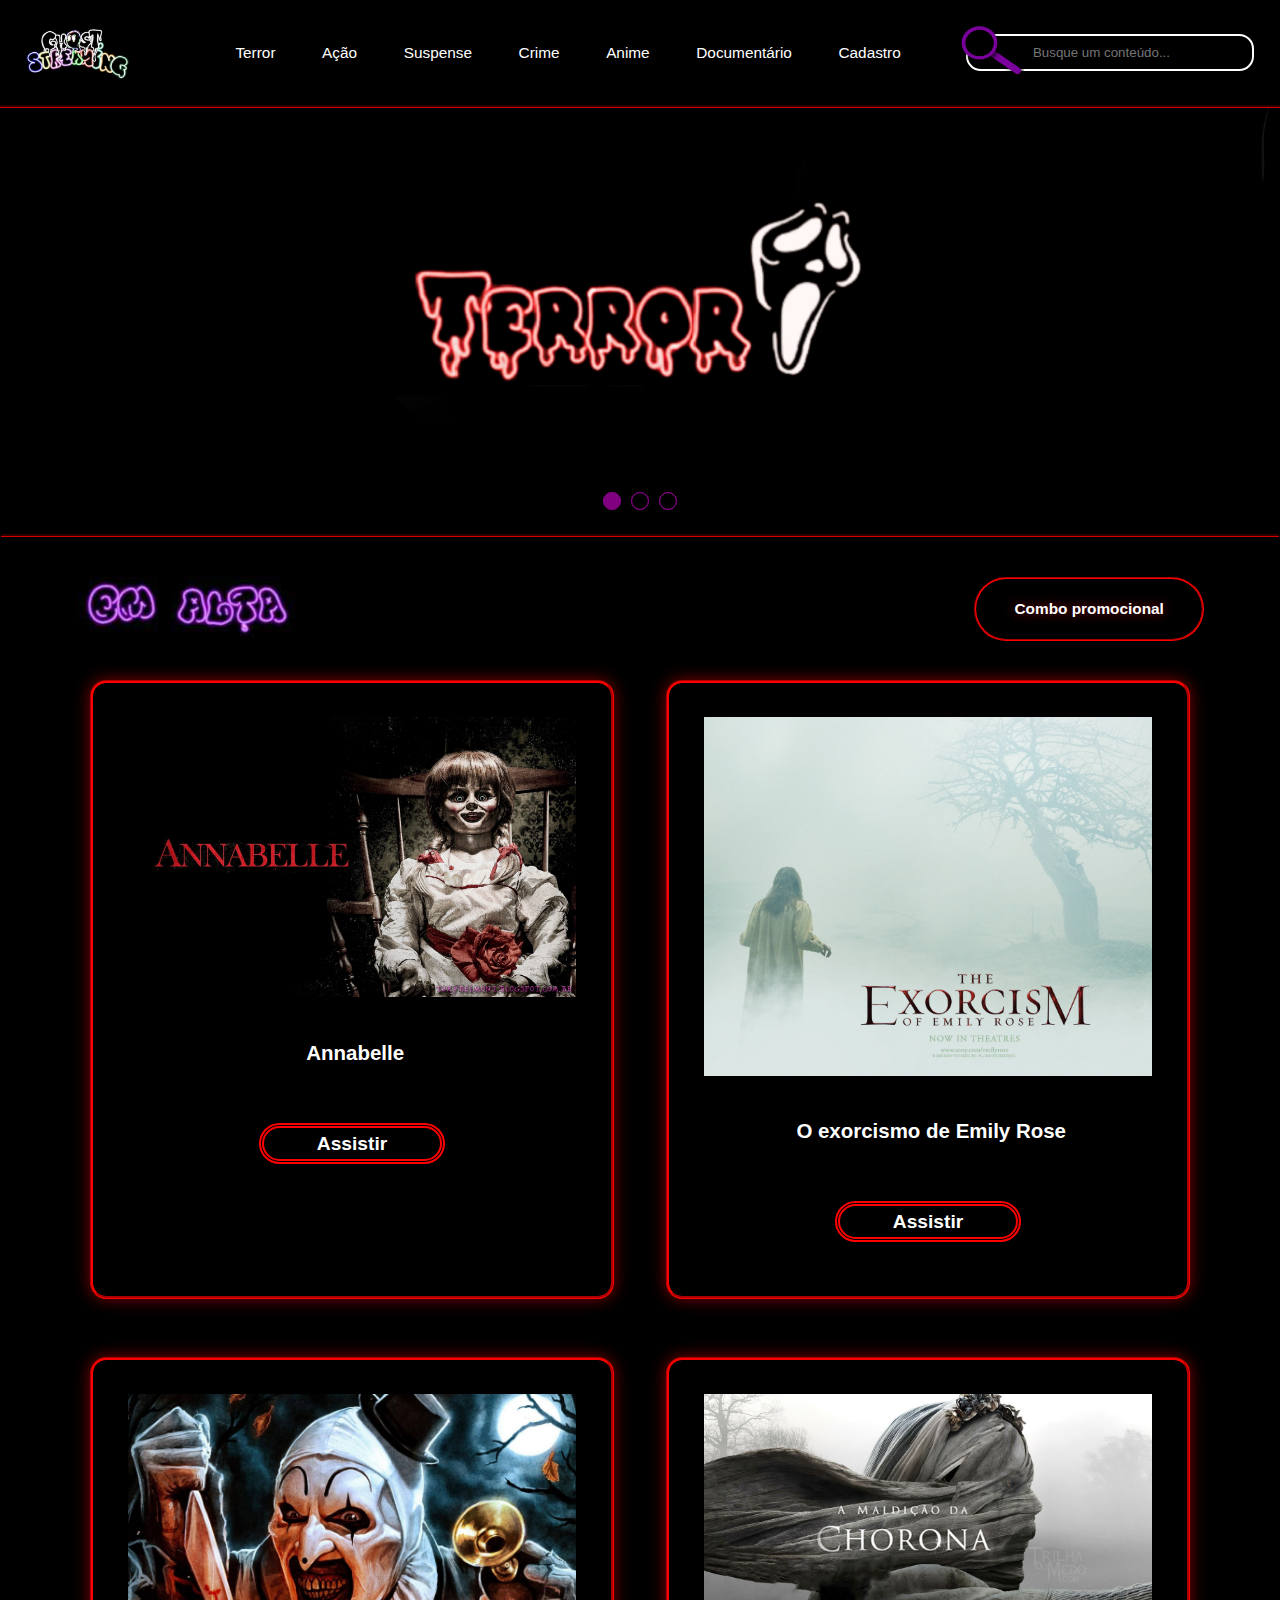
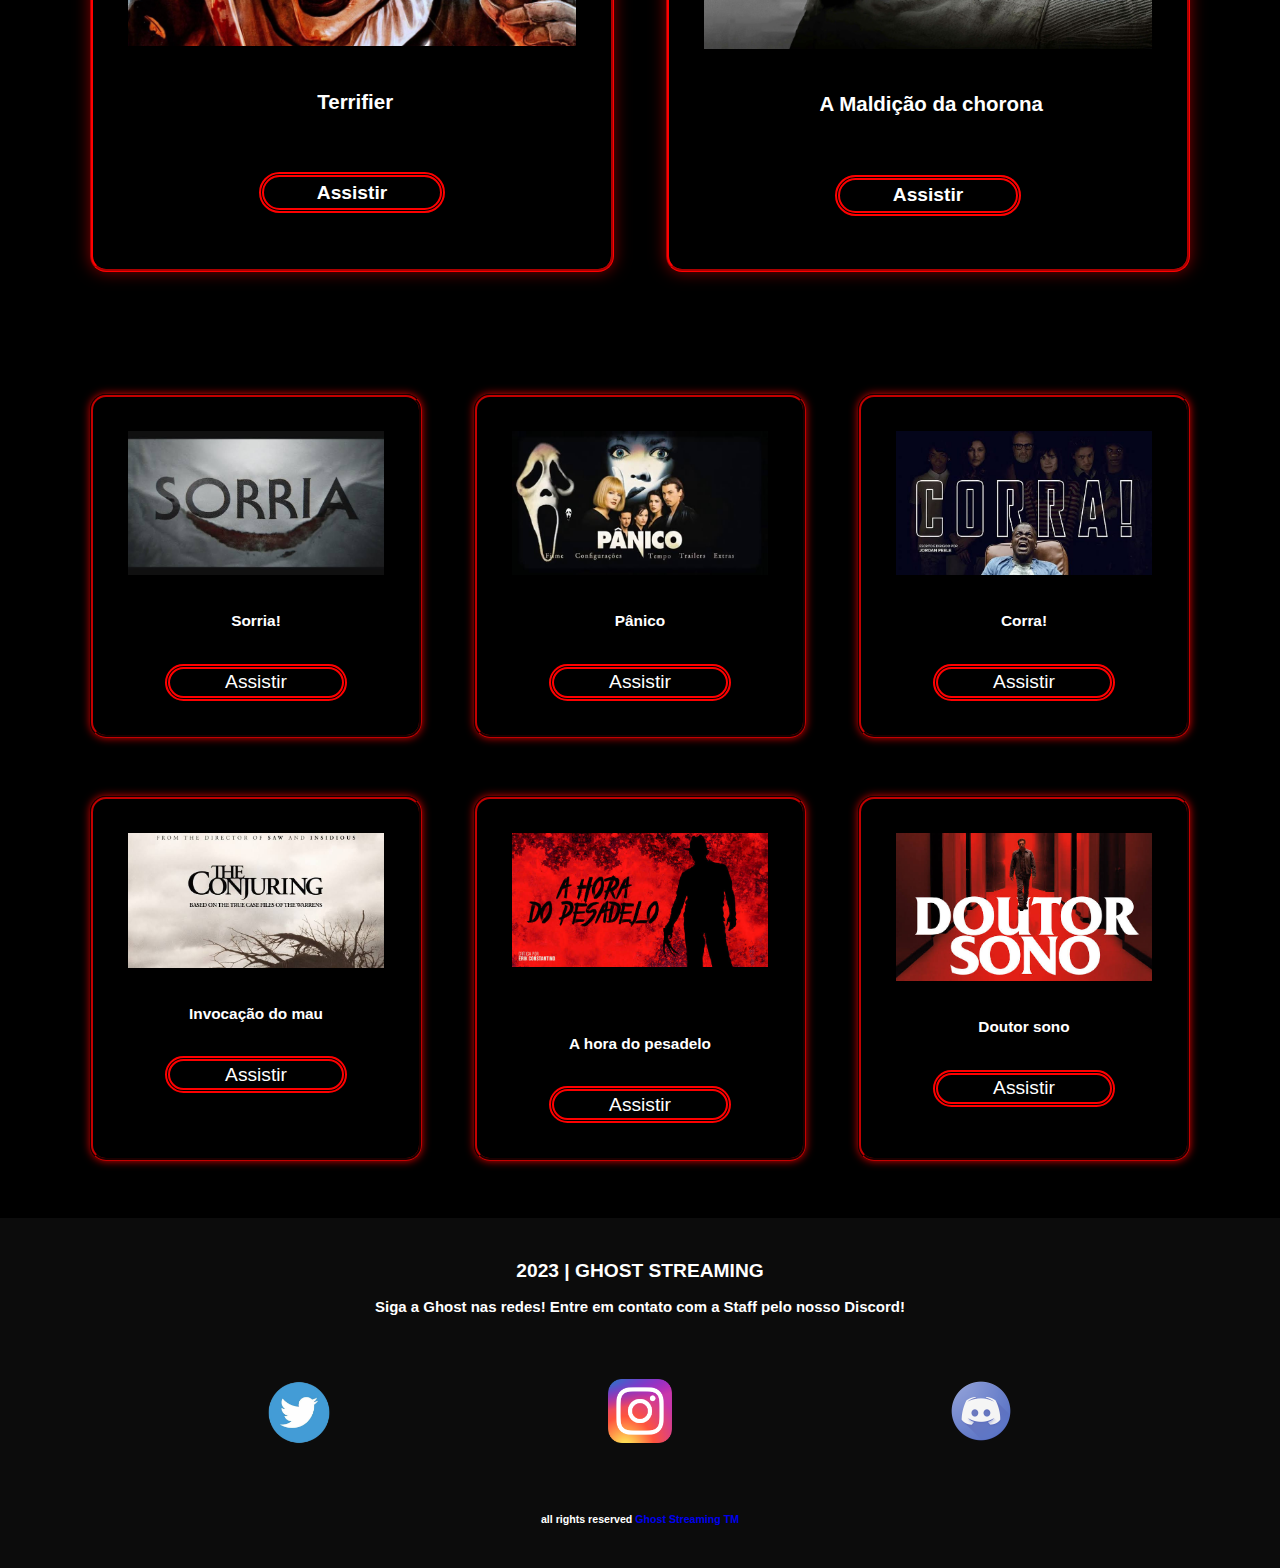
<file: terror2.html>
<!DOCTYPE html>
<html>
  <head>
    <link rel="stylesheet" type="text/css" href="our.style.css" />
    <meta charset="UTF-8" />
    <meta name="viewport" content="width=device-width, initial-scale=1.0" />
    <meta name="Description" content="No Ghost Streaming: Terror" />
    <meta
      name="Authors"
      content="Angélica Ribeiro Muniz e Brenda Lisie Gomes"
    />
    <meta
      name="keywords"
      content="Streaming, séries, filmes, thriller, terror"
    />

    <title>GHOST streaming | TERROR!</title>
  </head>
  <body>
    <nav class="navterrorcrime">
      <container class="navdentro">
        <a href="index.html"><img class="logo" src="Imagens/ghost streaming logo.png" alt="Logo do site, Ghost Streaming escrito em pixação, no lugar da letra O há um fantasma."/></a>
        <button class="sanduiche"></button>
        <ul class="nav-list">
          <a href="terror2.html"><li>Terror</li></a>
          <a href="embreve.html"><li>Ação</li></a>
          <a href="embreve.html"><li>Suspense</li></a>
          <a href="crime2.html"><li>Crime</li></a>
          <a href="anime2.html"><li>Anime</li></a>
          <a href="embreve.html"><li>Documentário</li></a>
          <a href="cadastro.html"><li>Cadastro</li></a>
        </ul>
        <img class="lupa" src="Imagens/lupa g.png" alt="Lupa da barra de pesquisa">
        <input id="barraBusca" type="text" placeholder=" Busque um conteúdo..." />
      </container>
    </nav>

    <header>
      <section class="sliderterrorcrime">
        <div class="slider-content">
          <input type="radio" name="btn-radio" id="radio1">
          <input type="radio" name="btn-radio" id="radio2">
          <input type="radio" name="btn-radio" id="radio3">

          <div class="slidebox primeiro">
            <img class="img-desktop" src="Imagens/terrooor.png" alt="Banner inicial da página terror: ghostface ao fundo e terror escrito em letras de pichação. ">
            <img class="img-mobile" src="Imagens/terror mobile.png" alt="Banner inicial da página terror: ghostface ao fundo e terror escrito em letras de pichação.">
          </div>
          <div class="slidebox">
            <img class="img-desktop" src="Imagens/banner desk2.jpg" alt="Banner 2: Mais de 20 mil conteúdos aterrorizantes para você assistir">
            <img class="img-mobile" src="Imagens/2.png" alt="Banner 2: Mais de 20 mil conteúdos aterrorizantes para você assistir.">
          </div>
          <div class="slidebox">
            <img class="img-desktop" src="Imagens/banner3 desk.jpg" alt="Banner 3: Assinatura mensal por R$35,00 e anual por R$282,99.">
            <img class="img-mobile" src="Imagens/3.png" alt="Banner 3: Assinatura mensal por R$35,00 e anual por R$282,99.">
          </div>
          
          <div class="nav-auto">
            <div class="btn1"></div>
            <div class="btn2"></div>
            <div class="btn3"></div>
          </div>

          <div class="manual">
            <label for="radio1" class="manual-btn"></label>
            <label for="radio2" class="manual-btn"></label>
            <label for="radio3" class="manual-btn"></label>
          </div>

        </div>
  </header>

  <main>

    <div class="emAlta2">
      <img style="width: 20vw; margin-left: 5%;"src="Imagens/em-alta.jpg" alt="Em alta na página terror, os itens seguem abaixo."/>
      <button class="combo"><h2>Combo promocional</h2></button>
    </div>




    <dialog class="dialog">
      <button>X</button>
      <h2>Promoção de Agosto</h2>
      <h4>Adquira na promoção exclusiva deste mês seu combo Ghost premium com 30% de desconto! </h4>
      <p> Caneca edição especial, 1 camiseta, 1 moletom +</p>
      <h6>Assinatura anual</h6>
      <div>
        <img src="Imagens/GhostStreaming__1_-removebg-preview.png" alt="Camiseta e moletom do combo.">
        <aside>
          <h5>de <s style="text-decoration-color: red;">460,99</s></h5>
          <h3> Por R$ 322,99</h3>
      </aside>
      </div>
      <span><a href="https://www.canva.com/design/DAFn06TyIqU/Oo7zYJsl5pSwg5v72RqoNA/edit">Assinar</a></span>
    </dialog>

    

    <ul class="listagem-principal">
      <li class="itens-principalTERROR">
        <details>
          <summary>
            <img src="Imagens/annabelle.jpg" alt="Poster promocional do conteúdo abaixo." />
            <h2>Annabelle</h2>
          </summary>
          <p> John Form acha que encontrou o presente ideal para sua esposa
            grávida, uma boneca vintage. No entanto, a alegria do casal não
            dura muito. Uma noite terrível, membros de uma seita satânica
            invadem a casa do casal em um ataque violento. Ao tentarem invocar
            um demônio, eles mancham a boneca de sangue, tornando-a receptora
            de uma entidade do mal.</p>
        </details>
        <a href="https://www.youtube.com/watch?v=kHl6aU30pIo">
          <h3>Assistir</h3>
        </a>
      </li>

      <li class="itens-principalTERROR">
        <details>
          <summary>
            <img src="Imagens/emilly.jpg" alt="Poster promocional do conteúdo abaixo." />
            <h2>O exorcismo de Emily Rose</h2>
          </summary>
          <p>A jovem estudante Emily Rose começa a alucinar e ter surtos cada
            vez mais frequentes, que causam perda de memória. Católica
            praticante, ela aceita ser submetida a uma sessão de exorcismo.
            Quem a realiza é o sacerdote de sua paróquia, o padre Richard
            Moore. Porém, Emily morre durante o exorcismo, o que faz com que o
            padre seja acusado de assassinato. A advogada Erin Bruner aceita
            pegar a defesa do padre e argumenta que a condição de Emily não
            pode ser explicada somente pela ciência.
          </p>
        </details>
        <a href="https://www.youtube.com/watch?v=qxYe9X24CdM">
          <h3>Assistir</h3>
        </a>
      </li>

      <li class="itens-principalTERROR">
        <details>
          <summary>
            <img src="Imagens/terrifier.jpg" alt="Poster promocional do conteúdo abaixo."/>
            <h2>Terrifier</h2>
          </summary>
          <p>A história mostra duas jovens, Tara (Jenna Kanell) e Victoria
            (Samantha Scaffidi), transitando embriagadas pela madrugada de sua
            cidade durante a celebração do Dia das Bruxas. Em determinado
            momento, elas se deparam com um tipo que parece o Pierrot atentado
            pelo satanás, com roupa alvinegra e maquiagem assustadora.
          </p>
        </details>
        <a href="https://www.youtube.com/watch?v=U3rhIiCjseE">
          <h3>Assistir</h3>
        </a>
      </li>

      <li class="itens-principalTERROR">
        <details>
          <summary>
            <img src="Imagens/chorona1.jpg" alt="Poster promocional do conteúdo abaixo."/>
            <h2>A Maldição da chorona</h2>
          </summary>
          <p>Em Los Angeles, na década de 1970, uma assistente social cria seus
            dois filhos sozinha depois de ser deixada viúva. Ela começa a ver
            semelhanças entre um caso que está investigando e a entidade
            sobrenatural chamada de Chorona. A lenda conta que, em vida,
            Chorona afogou seus filhos após um ataque de ciúmes e depois se
            jogou no rio, se debulhando em lágrimas. Agora ela chora
            eternamente, indo atrás e capturando outras crianças para
            substituir seus filhos.</p>
        </details>
        <a href="https://www.youtube.com/watch?v=Jc3l1x7EBxU">
          <h3>Assistir</h3>
        </a>
      </li>
    </ul>


      <container class="lista-secundariaTERROR">
        <section>
          <details>
            <summary>
              <img src="Imagens/images (2).jpeg" alt="Poster promocional do conteúdo abaixo."/>
              <h4>Sorria!</h4></summary>
            <p>
              Após um paciente cometer um suicídio brutal em sua frente, a
              psiquiatra Rose é perseguida por uma entidade maligna que muda de
              forma. Enquanto tenta escapar desse pesadelo, Rose também precisa
              enfrentar seu passado conturbado para sobreviver.
            </p>
          </details>
          <div>
            <a href="https://www.youtube.com/watch?v=tLAS2FmIGGg">Assistir</a>
          </div>
        </section>

        <section>
          <details>
            <summary>
              <img src="Imagens/images.jpeg" alt="Poster promocional do conteúdo abaixo." />
              <h4>Pânico</h4></summary>
            <p>
              Um grupo de jovens enfrenta um assassino mascarado que testa seus
              conhecimentos sobre filmes de terror. A pequena cidade de
              Woodsboro nunca mais será a mesma.
            </p>
          </details>
          <div>
            <a href="https://www.youtube.com/watch?v=swzTZ2mQypM">Assistir</a>
          </div>
        </section>

        <section>
          <details>
            <summary>
              <img src="Imagens/images (3).jpeg"  alt="Poster promocional do conteúdo abaixo."/>
              <h4>Corra!</h4></summary>

            <p>
              Chris é um jovem fotógrafo negro que está prestes a conhecer os
              pais de Rose, sua namorada caucasiana. Na luxuosa propriedade dos
              pais dela, Chris percebe que a família esconde algo muito
              perturbador.
            </p>
          </details>
          <div>
            <a href="https://www.youtube.com/watch?v=mDGV5UucTu8">Assistir</a>
          </div>
        </section>

        <section>
          <details>
            <summary>
              <img src="Imagens/images (5).jpeg" alt="Poster promocional do conteúdo abaixo." />
              <h4>Invocação do mau</h4></summary>
            <p>
              Os investigadores paranormais Ed e Lorraine Warren trabalham para
              ajudar a família aterrorizada por uma entidade demoníaca em sua
              fazenda.
            </p>
          </details>
          <div>
            <a href="https://www.youtube.com/watch?v=GQrrXceHn2E">Assistir</a>
          </div>
        </section>

        <section>
          <details>
            <summary>
              <img src="Imagens/images (6).jpeg"  alt="Poster promocional do conteúdo abaixo." style="margin-bottom: 12%;" />
              <h4>A hora do pesadelo</h4></summary>
            <p>
              Um grupo de adolescentes tem pesadelos horríveis, em que são
              atacados por um homem deformado com garras de aço. Ele apenas
              aparece durante o sono e, para escapar, é preciso acordar.
            </p>
          </details>

          <div>
            <a href="https://www.youtube.com/watch?v=A4TkFCRXlO8">Assistir</a>
          </div>
        </section>

        <section>
          <details>
            <summary>
              <img src="Imagens/images (7).jpeg" alt="Poster promocional do conteúdo abaixo." />
              <h4>Doutor sono</h4></summary>
            <p>
              Na infância, Danny Torrance sobreviveu a uma tentativa de
              homicídio por parte do pai, um escritor perturbado pelos espíritos
              malignos do Hotel Overlook. Já adulto, traumatizado e alcoólatra.
              Danny se estabelece em uma pequena cidade, onde consegue um
              emprego no hospital local. Sua paz, porém, está com os dias
              contados a partir de quando cria um vínculo telepático com Abra,
              uma menina com poderes tão fortes quanto aqueles que ele bloqueia
              dentro de si.
            </p>
          </details>
          <div>
            <a href="https://www.youtube.com/watch?v=Rqw6kAhvNsw">Assistir</a>
          </div>
        </section>
      </container>
    </main>

    <footer>
      <h2>2023 | GHOST STREAMING</h2>
      <adress>
        <h3>Siga a Ghost nas redes! Entre em contato com a Staff pelo nosso Discord!</h3>
  
        <div class="icones">
          <div><a href="https://twitter.com/GSMidiaThriller?t=nBXKxQ6Qb1eKG9WaCjgPkQ&s=08"><img
                src="Imagens/icone-tt-removebg-preview (1).png" alt="Logo do twitter, clicável."></a></div>
  
          <div><a href="https://www.instagram.com/ghost_streamingbr/"><img src="Imagens/instagram-icone-icon.png" alt="Logo do instagram, clicável."></a></div>
  
          <div><a href="https://discord.gg/YCr9KvbS"><img src="Imagens/discord-logo-icone.png" alt="Logo do discord, clicável."></a></div>
        </div>
  
        <h5>all rights reserved <a href="index.html">Ghost Streaming TM</a></h5>
      </adress>
    </footer>
    <script src="script.js"></script>
  </body>
</html>
</file>
<file: our.style.css>
body {
  background-color: black;
  color: rgb(255, 255, 255);
  margin-top: 0%;
  margin-bottom: 0%;
  margin-left: 0%;
  margin-right: 0%;
}

.bodydiff{
  width: 100%;
  height: 100vh;
  display: flex;
  justify-content: center;
  align-items: center;
  font-family: 'Segoe UI', Tahoma, Geneva, Verdana, sans-serif;
}

.cadastro{
  width: 80%;
  height: 80vh;
  display: flex;
  box-shadow: 0 0 3ch blueviolet;
  border-radius: 2ch;
}

.cadastro img{
  width: 50%;
  display: flex;
  justify-content: center;
  align-items: center;
  border-top-left-radius: 2ch;
  border-bottom-left-radius: 2ch;
}

.form{
  width: 50%;
  display: flex;
  justify-content: center;
  align-items: center;
  flex-direction: column;
  padding: 3rem;
}

.form-header{
  margin-bottom: 3rem;
  display: flex;
  justify-content: space-between;
  align-items: center;
  margin-top: -5%;
}

.form-header h2::after{
  content:'';
  display: block;
  width: 5rem;
  height: 0.3rem;
  background-color: blueviolet;
  margin: 0 auto;
  position: absolute;
  border-radius: 10px;
}

.loin-button{
  display: flex;
  align-items: center;
}

.login-button button{
  border: none;
  background-color: blueviolet;
  padding: 0.4rem 1rem;
  border-radius: 2ch;
  cursor: pointer;
}

.login-button button:hover{
  transition: 0.5s;
  background-color: black;
  box-shadow: 0 0 2ch blueviolet;
}

.login-button a{
  text-decoration: none;
  color: white;
  font-weight: 500;
}

.input-group{
  display: flex;
  flex-wrap: wrap;
  justify-content: space-between;
  padding: 1rem 0;
  margin-top: -7%;
}

.input-box{
  display: flex;
  flex-direction: column;
  margin-bottom: 1.1rem;
}

.input-box input{
  margin: 0.6rem 0;
  padding: 0.2rem 1.2rem;
  border: none;
  border-radius: 2ch;
  box-shadow: 1px 1px 6px #0000001c;
}

.input-box input:hover{
  background-color: #eeeeeee4;
}

.input-box input:focus-visible{
  outline: 1px solid blueviolet;
}

.input-box label, .gender-title h6{
  font-size: 0.9rem;
  font-weight: 600;
  margin-bottom: 5px;
}

.input-box input::placeholder{
  color: black;
}

.gender-group{
  display: flex;
  justify-content: space-between;
  margin-top: 0.62rem;
  padding: 0 0.5rem;
}

.gender-input{
  display: flex;
  align-items: center;
}

.gender-input input{
  margin-right: 0.35rem;
}

.gender-input label{
  font-size: 0.81rem;
  font-weight: 600;
}

.continue-button button{
  width: 100%;
  margin-top: 2.5rem;
  border: none;
  background-color: blueviolet;
  padding: 0.62rem;
  border-radius: 2ch;
  cursor: pointer;
  box-sizing: border-box;
}

.continue-button button:hover{
  transition: 0.5s;
  background-color: black;
  box-shadow: 0 0 2ch blueviolet;
}

.continue-button button a{
  color: white;
  text-decoration: none;
  font-size: 1rem;
  font-weight: 700;
}

@media screen and (max-width: 1330px){
  .cadastro img{
    display: none;
  }
  .cadastro{
    width: 50%;
  }
  .form{
    width: 100%;
  }
}
@media screen and (max-width: 1064px){
  .cadastro{
    width: 90%;
    height: auto;
    box-shadow: 0 0 0;
  }

  .input-group{
    flex-direction: column;
    overflow-y: scroll;
    flex-wrap: nowrap;
    max-height: 10rem;
    padding-right: 5rem;
  }
  .gender-input{
    margin-top: 2rem;
  }

  .gender-group{
    flex-direction: column;
  }

  .gender-input{
    margin-top: 0.5rem;
  }
}


main {
  margin-top: 40px;
}

.embreve {
  font-family: "Segoe UI", Tahoma, Geneva, Verdana, sans-serif;
  font-size: 300%;
  color: blueviolet;
  text-shadow: 0 0 0.3em blueviolet, 0 0 7em white;
  text-align: center;
  margin-left: 1%;
  margin-right: 1%;
  margin-top: 12.5%;
  width: 98%;
}

.embreve2 {
  font-family: "Segoe UI", Tahoma, Geneva, Verdana, sans-serif;
  font-size: 150%;
  color: white;
  text-shadow: 0 0 0.2em white;
  text-align: center;
  margin-left: 14%;
  width: 70%;
}

.embreve3 {
  width: 50%;
  text-align: center;
  margin-left: 25%;
  margin-bottom: 15%;
}

dialog::backdrop {
  background-color: rgba(0, 0, 0, 0.699);
}


.emAlta2 {
  display: flex;
  justify-content: space-between;
  margin-bottom: -2%;
  margin-right: 3%;
}


.combo {
  width: 18vw;
  margin-right: 3%;
  background-color: black;
  font-family: 'Segoe UI', Tahoma, Geneva, Verdana, sans-serif;
  border-radius: 8ch;
  border-style: groove;
  border-color: red;
  color: white;
  border-width: 0.5ch;
  text-shadow: 0 0 2ch rgb(152, 0, 0);
  font-size: 0.8vw;

}


.combo:hover {
  transition: 1s;
  box-shadow: 0 0 2ch red;
  width: 22vw;
}



dialog {
  border-style: none;
  border-radius: 2ch;
  box-shadow: 0 0 5ch purple;
  background-color: rgb(0, 0, 0);
  font-family: 'Segoe UI', Tahoma, Geneva, Verdana, sans-serif;
  color: white;
  width: 70%;
  padding-bottom: 2%;
}


dialog h2 {
  margin-top: -3%;
  font-size: 2.7vw;
  width: 100%;
  text-align: center;
  text-shadow: 0 0 1ch blueviolet;
}


dialog h4 {
  width: 100%;
  text-align: center;
  font-size: 1.25vw;
}


dialog button {
  background-color: black;
  color: white;
  padding: 0.7%;
  font-family: 'Franklin Gothic Medium', 'Arial Narrow', Arial, sans-serif;
  border: 1ch;
  border-radius: 2ch;
  border-style: groove;
  border-color: purple;
}


dialog p {
  font-size: 1.5vw;
  margin-top: 0%;
  width: 100%;
  text-align: center;
}


dialog h6 {
  font-size: 2.5vw;
  text-shadow: 0 0 2ch purple;
  margin-top: 0%;
  width: 100%;
  text-align: center;
}

dialog div {
  display: flex;
  align-content: space-between;
  margin-left: 2%;
  margin-right: 2%;
  margin-top: -15%;
}

dialog aside {
  margin-left: 15%;
  height: 50%;
  margin-top: 10%;
}

dialog img {
  width: 25vw;
}


dialog h5 {
  font-size: 2.5vw;
  width: 70%;
  margin-bottom: 0%;
  margin-left: 40%;
}


dialog h3 {
  font-size: 3.5vw;
  text-shadow: 0 0 0.5ch red;
  margin-top: -2%;
}


span {
  font-size: 2vw;
  border-style: groove;
  border-radius: 2ch;
  padding-top: 0.5;
  padding-bottom: 0.5%;
  padding-left: 3%;
  padding-right: 3%;
  border-color: purple;
  background-color: rgba(137, 43, 226, 0.186);
  margin-inline-start: 45%;
}


dialog a {
  text-decoration: none;
  color: white;
}


span:hover {
  box-shadow: 0 0 2ch purple;
  background-color: black;
}

.nav {
  border-style: groove;
  border-top: 0em;
  border-left: 0em;
  border-right: 0em;
  border-color: rgb(132, 0, 255);
}

.navterrorcrime {
  border-style: groove;
  border-top: 0em;
  border-left: 0em;
  border-right: 0em;
  border-color: rgb(130, 0, 0);
}

.navanime {
  border-style: groove;
  border-top: 0em;
  border-left: 0em;
  border-right: 0em;
  border-color: rgb(226, 0, 136);
}

.navdentro {
  height: 105px;
  display: flex;
  justify-content: space-between;
  align-items: center;
  padding-left: 2%;
  padding-right: 2%;
}

.nav-list {
  display: flex;
  gap: 7%;
  width: 52vw;
}

.nav-list a {
  font-size: 1.2vw;
  padding-block: 16px;
}

.nav-list li:hover {
  transition: 0.2s;
  color: #ffffff82;
}

.logo {
  width: 105px;
}

.logo:hover {
  transition: 1s;
  width: 130px;
  cursor: pointer;
}

.sanduiche {
  display: none;
  border: none;
  background: none;
  border-top: 3px solid #fff;
  cursor: pointer;
}

.sanduiche::before,
.sanduiche::after {
  content: " ";
  display: block;
  width: 40px;
  height: 3px;
  background: #fff;
  margin-top: 5px;
}

.nav-list li {
  display: inline-block;
  font-family: "Segoe UI", Tahoma, Geneva, Verdana, sans-serif;
  color: rgb(255, 255, 255);
}

.lupa {
  width: 5vw;
  z-index: 1;
  position: absolute;
  margin-inline-start: 73%;
}

#barraBusca {
  border-style: double;
  border-color: rgb(255, 255, 255);
  background-color: black;
  border-radius: 2ch;
  width: 18%;
  height: 3.5vh;
  padding-left: 5%;
  position: relative;
  color: aliceblue;
}

#barraBusca:hover {
  transition: 0.5s;
  box-shadow: 0 0 2ch white;
}

section.slider {
  margin: 0 auto;
  width: 99.8%;
  height: auto;
  padding: 0 !important;
  overflow: hidden;
  border-bottom-style: groove;
  border-color: blueviolet;
  border-left-style: none;
  border-right-style: none;
  border-top-style: none;
}

section.sliderterrorcrime {
  margin: 0 auto;
  width: 99.8%;
  height: auto;
  padding: 0 !important;
  overflow: hidden;
  border-bottom-style: groove;
  border-color: rgb(130, 0, 0);
  border-left-style: none;
  border-right-style: none;
  border-top-style: none;
}

section.slideranime {
  margin: 0 auto;
  width: 99.8%;
  height: auto;
  padding: 0 !important;
  overflow: hidden;
  border-bottom-style: groove;
  border-color: rgb(226, 0, 136);
  border-left-style: none;
  border-right-style: none;
  border-top-style: none;
}

.slider-content {
  width: 400%;
  height: auto;
  display: flex;
}

.slider-content input,
.img-mobile {
  display: none;
}

.slidebox {
  width: 25%;
  height: auto;
  position: relative;
  text-align: center;
  transition: 1s;
}

.slidebox img {
  width: 100%;
}

.manual,
.nav-auto {
  position: absolute;
  width: 99.8%;
  margin-top: 30%;
  display: flex;
  justify-content: center;
}

.manual .manual-btn,
.nav-auto div {
  border: 1px solid purple;
  padding: 8px;
  border-radius: 5ch;
  cursor: pointer;
  transition: 0.5s;
}

.manual .manual-btn:not(:last-child),
.nav-auto div:not(:last-child) {
  margin-right: 10px;
}

.manual .manual-btn:hover {
  background-color: rgba(137, 43, 226);
  box-shadow: 0 0 1ch purple;
}

#radio1:checked~.nav-auto .btn1 {
  background-color: purple;
}

#radio2:checked~.nav-auto .btn2 {
  background-color: purple;
}

#radio3:checked~.nav-auto .btn3 {
  background-color: purple;
}

#radio1:checked~.primeiro {
  margin-left: 0%;
}

#radio2:checked~.primeiro {
  margin-left: -25%;
}

#radio3:checked~.primeiro {
  margin-left: -50%;
}

.a {
  color: white;
  text-decoration: none;
}

.listagem-principal {
  width: 90vw;
  margin-block-start: 5%;
  position: relative;
  margin-left: auto;
  margin-right: auto;
  display: flex;
  flex-wrap: wrap;
  justify-content: space-around;
  list-style-type: none;
  padding: 0%;
}

.itens-principal{
  border-style: groove;
  min-block-size: 20vw;
  box-shadow: 0 0 2ch purple;
  border-radius: 2ch;
  border-color: purple;
  padding: 3%;
  margin-bottom: 5%;
}

.itens-principalanime{
  border-style: groove;
  min-block-size: 20vw;
  box-shadow: 0 0 2ch rgb(128, 0, 77);
  border-radius: 2ch;
  border-color: palevioletred;
  padding: 3%;
  margin-bottom: 5%;
}

.itens-principalTERROR{
  border-style: groove;
  min-block-size: 20vw;
  box-shadow: 0 0 2ch rgb(128, 0, 0);
  border-radius: 2ch;
  border-color: red;
  padding: 3%;
  margin-bottom: 5%;
}

.itens-principal h2, .itens-principalanime h2, .itens-principalTERROR h2{
  text-align: center;
  width: 32vw;
  padding: 5%;
  font-size: 1.6vw;
  font-family: 'Segoe UI', Tahoma, Geneva, Verdana, sans-serif;
}

.itens-principal p, .itens-principalanime p, .itens-principalTERROR p{
  text-align: justify;
  width: 32vw;
  padding: 5%;
  font-size: 1.3vw;
  font-family: 'Segoe UI', Tahoma, Geneva, Verdana, sans-serif;
}

.listagem-principal img {
  width: 35vw;
}

a{
  text-decoration-line: none;
}
.itens-principal h3{
  color: white;
  border-style: double;
  border-color: purple;
  align-self: center;
  border-radius: 2ch;
  width: 13vw;
  font-family: 'Segoe UI', Tahoma, Geneva, Verdana, sans-serif;
  font-size: 1.5vw;
  padding: 1%;
  text-align: center;
  position: relative;
  margin-left: auto;
  margin-right: auto;
  border-width: 0.5ch;
}

.itens-principalanime h3{
  color: white;
  border-style: double;
  border-color: rgb(143, 0, 62);
  align-self: center;
  border-radius: 2ch;
  width: 13vw;
  font-family: 'Segoe UI', Tahoma, Geneva, Verdana, sans-serif;
  font-size: 1.5vw;
  padding: 1%;
  text-align: center;
  position: relative;
  margin-left: auto;
  margin-right: auto;
  border-width: 0.5ch;
}

.itens-principalTERROR h3{
  color: white;
  border-style: double;
  border-color: rgb(255, 0, 0);
  align-self: center;
  border-radius: 2ch;
  width: 13vw;
  font-family: 'Segoe UI', Tahoma, Geneva, Verdana, sans-serif;
  font-size: 1.5vw;
  padding: 1%;
  text-align: center;
  position: relative;
  margin-left: auto;
  margin-right: auto;
  border-width: 0.5ch;
}

.itens-principal h3:hover{
  transition: 0.5s;
  font-size: 2vw;
  margin-top: 0%;
  box-shadow: 0 0 2ch purple;
}

.itens-principalanime h3:hover{
  transition: 0.5s;
  font-size: 2vw;
  margin-top: 0%;
  box-shadow: 0 0 2ch rgb(128, 0, 49);
}

.itens-principalTERROR h3:hover{
  transition: 0.5s;
  font-size: 2vw;
  margin-top: 0%;
  box-shadow: 0 0 2ch rgb(128, 0, 0);
}

summary {
  list-style-type: none;
}

summary:hover{
  cursor: pointer;
  transition: 0.5s;
  box-shadow: 0 0 2ch rgb(85, 85, 85);
  border-radius: 2ch;
}

.lista-secundaria, .lista-secundariaTERROR{
  width: 90vw;
  margin-block-start: 5%;
  position: relative;
  margin-left: auto;
  margin-right: auto;
  display: flex;
  flex-wrap: wrap;
  justify-content: space-around;
  list-style-type: none;
  padding: 0%;
}

.lista-secundaria section{
  border-style: groove;
  box-shadow: 0 0 1ch rgb(213, 0, 139);
  border-radius: 2ch;
  border-color: palevioletred;
  padding: 3%;
  margin-bottom: 5%;
}

.lista-secundariaTERROR section{
  border-style: groove;
  box-shadow: 0 0 1ch rgb(213, 0, 0);
  border-radius: 2ch;
  border-color: rgb(111, 0, 0);
  padding: 3%;
  margin-bottom: 5%;
}

.lista-secundaria h4, .lista-secundariaTERROR h4{
  text-align: center;
  width: 18vw;
  padding: 5%;
  font-size: 1.2vw;
  font-family: 'Segoe UI', Tahoma, Geneva, Verdana, sans-serif;
}

.lista-secundaria p, .lista-secundariaTERROR P{
  text-align: justify;
  width: 18vw;
  padding: 5%;
  font-size: 1vw;
  font-family: 'Segoe UI', Tahoma, Geneva, Verdana, sans-serif;
}

.lista-secundaria img, .lista-secundariaTERROR img {
  width: 20vw;
}

.lista-secundaria div{
  color: white;
  border-style: double;
  border-color: rgb(255, 0, 170);
  align-self: center;
  border-radius: 2ch;
  width: 13vw;
  font-family: 'Segoe UI', Tahoma, Geneva, Verdana, sans-serif;
  font-size: 1.5vw;
  padding: 1%;
  text-align: center;
  position: relative;
  margin-left: auto;
  margin-right: auto;
  border-width: 0.5ch;
}

.lista-secundariaTERROR div{
  color: white;
  border-style: double;
  border-color: rgb(255, 0, 0);
  align-self: center;
  border-radius: 2ch;
  width: 13vw;
  font-family: 'Segoe UI', Tahoma, Geneva, Verdana, sans-serif;
  font-size: 1.5vw;
  padding: 1%;
  text-align: center;
  position: relative;
  margin-left: auto;
  margin-right: auto;
  border-width: 0.5ch;
}

.lista-secundaria div:hover{
  transition: 0.5s;
  font-size: 2vw;
  margin-top: 0%;
  box-shadow: 0 0 2ch rgb(128, 0, 81);
}

.lista-secundariaTERROR div:hover{
  transition: 0.5s;
  font-size: 2vw;
  margin-top: 0%;
  box-shadow: 0 0 2ch rgb(128, 0, 15);
}

.lista-secundaria a, .lista-secundariaTERROR a{
  color: white;
  font-family: 'Segoe UI', Tahoma, Geneva, Verdana, sans-serif;
}

footer{
  background-color: rgb(12, 12, 12);
  width: 100%;
  font-family: 'Segoe UI', Tahoma, Geneva, Verdana, sans-serif;
  font-size: 1vw;
  text-align: center;
  margin-bottom: 0%;
  padding-top: 2%;
  padding-bottom: 2%;
}

footer img{
  width: 5vw;
}

footer img:hover{
  cursor: pointer;
  transition: 0.5s;
  width: 6vw;
}

.icones{
  display: flex;
  width: 80%;
  justify-content: space-around;
  position: relative;
  margin-left: auto;
  margin-right: auto;
  margin-top: 5%;
  margin-bottom: 5%;
}

@media (max-width: 850px) {

  .sanduiche {
    display: block;
    z-index: 50;
    margin-right: -140%;
  }

  #barraBusca {
    width: 30%;
    margin-right: 30%;
  }

  .lupa {
    width: 6vw;
    margin-inline-start: 32%;
  }

  .combo {
    width: 18vw;
    margin-right: 3%;
    background-color: black;
    font-family: 'Segoe UI', Tahoma, Geneva, Verdana, sans-serif;
    border-radius: 8ch;
    border-style: groove;
    border-color: red;
    color: white;
    border-width: 0.5ch;
    text-shadow: 0 0 2ch rgb(152, 0, 0);
    font-size: 0.8vw;
  }

  .nav-list {
    position: fixed;
    top: 0;
    left: 0;
    width: 100vw;
    height: 100vh;
    background: #000000dd;
    flex-direction: column;
    justify-content: space-around;
    align-items: center;
    gap: 0;
    z-index: 20;
    margin-left: -5%;

    clip-path: circle(100px at 90% -15%);
    transition: 1s ease-out;
    pointer-events: none;
  }

  .navdentro.active .nav-list {
    clip-path: circle(1500px at 90% -15%);
    pointer-events: all;

  }

  .nav-list li {
    font-size: 4vw;
    background-color: blueviolet;
    padding-left: 15px;
    padding-right: 15px;
    padding-top: 5px;
    padding-bottom: 5px;
    border-radius: 2ch;
    font-family: 'Franklin Gothic Medium', 'Arial Narrow', Arial, sans-serif;
  }

  .nav-list li:hover {
    text-shadow: 0 0 2ch rgb(0, 0, 0);
  }

  .img-desktop {
    display: none;
  }

  .img-mobile {
    display: block;
  }

  .manual,
  .nav-auto {
    margin-top: 50%;
  }

  .manual .manual-btn,
  .nav-auto div {
    padding: 5px;
  }
  
  .itens-principal h2, .itens-principalanime h2, .itens-principalTERROR h2{
    width: 71vw;
    font-size: 3.3vw;
  }
  
  .itens-principal p, .itens-principalanime p, .itens-principalTERROR p{
    width: 71vw;
    font-size: 2.5vw;
  }
  
  .listagem-principal img {
    width: 79vw;
  }

  .itens-principal h3, .itens-principalanime h3, .itens-principalTERROR h3{
    width: 18vw;
    font-size: 3vw;
  }
  
  .lista-secundaria h4, .lista-secundariaTERROR h4{
    width: 31vw;
    font-size: 2vw;
  }
  
  .lista-secundaria p, .lista-secundariaTERROR p{
    width: 31vw;
    font-size: 1.5vw;
  }
  
  .lista-secundaria img, .lista-secundariaTERROR img {
    width: 35vw;
  }
  
  .lista-secundaria div, .lista-secundariaTERROR div{
    width: 15vw;
    font-size: 2vw;
  }
}

@media (max-width: 510px) {

  .sanduiche {
    display: block;
    z-index: 50;
    margin-right: 8%;
  }

  .logo {
    margin-left: 5%;
  }

  #barraBusca {
    display: none;
  }

  .lupa {
    display: none;
  }
}
</file>
